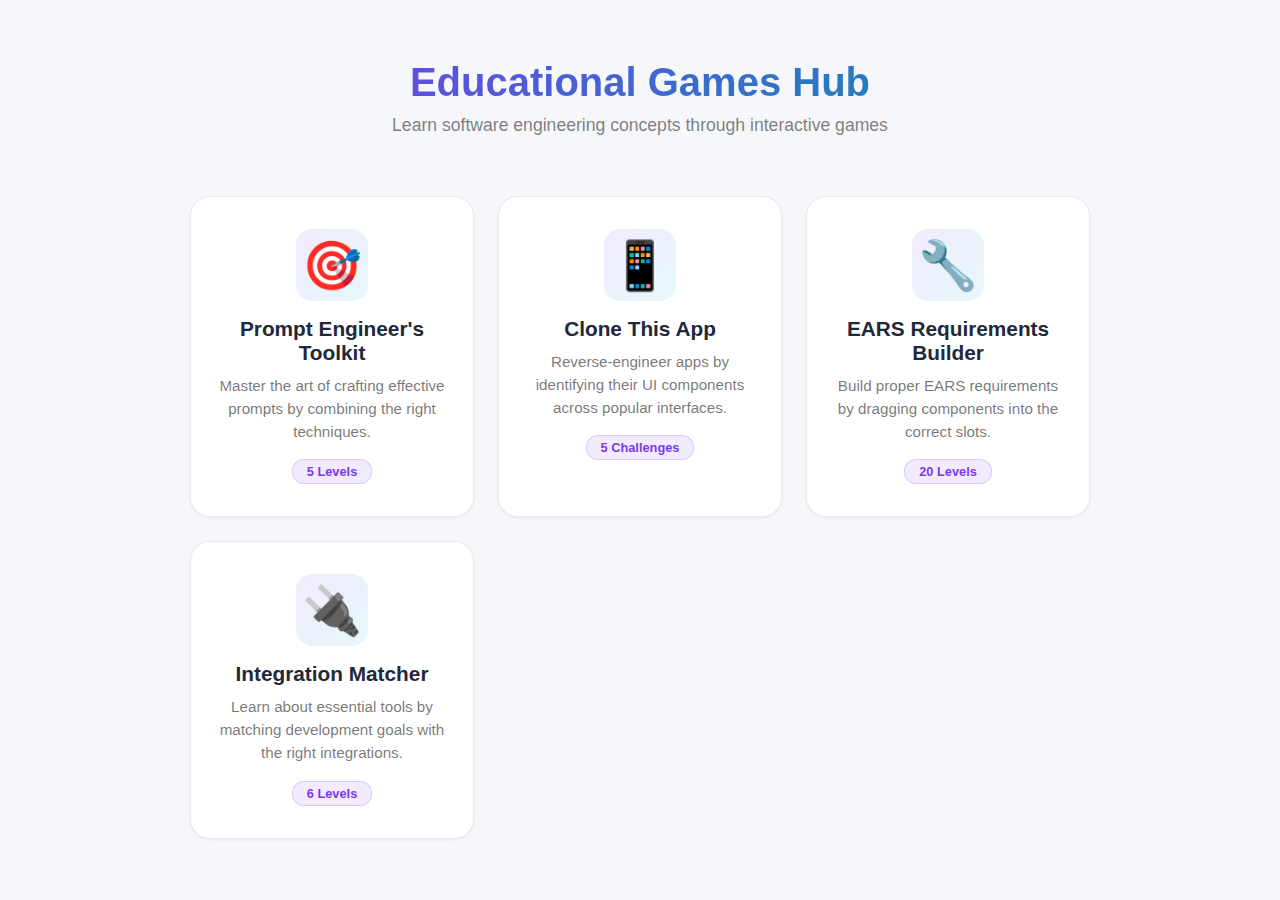
<file: index.html>
<!DOCTYPE html>
<html lang="en">
<head>
    <meta charset="UTF-8">
    <meta name="viewport" content="width=device-width, initial-scale=1.0">
    <title>Educational Games Hub</title>
    <style>
        * { margin: 0; padding: 0; box-sizing: border-box; }

        body {
            font-family: -apple-system, BlinkMacSystemFont, 'Segoe UI', Roboto, 'Helvetica Neue', Arial, sans-serif;
            background: #f5f7fa;
            min-height: 100vh;
            padding: 20px;
            color: #2d3748;
        }

        .container {
            max-width: 900px;
            margin: 0 auto;
        }

        header {
            text-align: center;
            color: #1e293b;
            margin-bottom: 40px;
            padding: 40px 20px 20px;
        }

        header h1 {
            font-size: 2.5rem;
            margin-bottom: 10px;
            background: linear-gradient(135deg, #7c3aed, #0891b2);
            -webkit-background-clip: text;
            -webkit-text-fill-color: transparent;
            background-clip: text;
        }

        .subtitle {
            font-size: 1.1rem;
            color: rgba(0, 0, 0, 0.5);
        }

        .games-grid {
            display: grid;
            grid-template-columns: repeat(auto-fit, minmax(260px, 1fr));
            gap: 24px;
            margin-bottom: 40px;
        }

        .game-card {
            background: #ffffff;
            border: 1px solid rgba(0, 0, 0, 0.08);
            border-radius: 20px;
            padding: 32px 24px;
            text-decoration: none;
            color: #2d3748;
            transition: transform 0.3s, box-shadow 0.3s, border-color 0.3s;
            display: flex;
            flex-direction: column;
            align-items: center;
            text-align: center;
            position: relative;
            overflow: hidden;
            box-shadow: 0 1px 3px rgba(0, 0, 0, 0.06);
        }

        .game-card::before {
            content: '';
            position: absolute;
            top: 0;
            left: 0;
            right: 0;
            height: 3px;
            background: linear-gradient(90deg, #7c3aed, #06b6d4);
            opacity: 0;
            transition: opacity 0.3s;
        }

        .game-card:hover {
            transform: translateY(-6px);
            border-color: rgba(124, 58, 237, 0.25);
            box-shadow: 0 8px 32px rgba(124, 58, 237, 0.1), 0 0 60px rgba(6, 182, 212, 0.04);
        }

        .game-card:hover::before {
            opacity: 1;
        }

        .game-card .icon {
            font-size: 3rem;
            margin-bottom: 16px;
            width: 72px;
            height: 72px;
            display: flex;
            align-items: center;
            justify-content: center;
            background: linear-gradient(135deg, rgba(124, 58, 237, 0.1), rgba(6, 182, 212, 0.1));
            border-radius: 16px;
        }

        .game-card h2 {
            font-size: 1.3rem;
            margin-bottom: 10px;
            color: #1e293b;
        }

        .game-card p {
            font-size: 0.95rem;
            color: rgba(0, 0, 0, 0.55);
            line-height: 1.5;
            margin-bottom: 16px;
        }

        .game-card .badge {
            display: inline-block;
            padding: 4px 14px;
            border-radius: 12px;
            font-size: 0.8rem;
            font-weight: 600;
        }

        .badge-levels {
            background: rgba(124, 58, 237, 0.1);
            color: #7c3aed;
            border: 1px solid rgba(124, 58, 237, 0.2);
        }

        @media (max-width: 480px) {
            header h1 { font-size: 1.8rem; }
            .game-card { padding: 24px 16px; }
        }
    </style>
</head>
<body>
    <div class="container">
        <header>
            <h1>Educational Games Hub</h1>
            <p class="subtitle">Learn software engineering concepts through interactive games</p>
        </header>

        <div class="games-grid">
            <a href="games/prompt-engineer/index.html" class="game-card">
                <div class="icon">&#127919;</div>
                <h2>Prompt Engineer's Toolkit</h2>
                <p>Master the art of crafting effective prompts by combining the right techniques.</p>
                <span class="badge badge-levels">5 Levels</span>
            </a>

            <a href="games/clone-this-app/index.html" class="game-card">
                <div class="icon">&#128241;</div>
                <h2>Clone This App</h2>
                <p>Reverse-engineer apps by identifying their UI components across popular interfaces.</p>
                <span class="badge badge-levels">5 Challenges</span>
            </a>

            <a href="games/ears-builder/index.html" class="game-card">
                <div class="icon">&#128295;</div>
                <h2>EARS Requirements Builder</h2>
                <p>Build proper EARS requirements by dragging components into the correct slots.</p>
                <span class="badge badge-levels">20 Levels</span>
            </a>

            <a href="games/integration-matcher/index.html" class="game-card">
                <div class="icon">&#128268;</div>
                <h2>Integration Matcher</h2>
                <p>Learn about essential tools by matching development goals with the right integrations.</p>
                <span class="badge badge-levels">6 Levels</span>
            </a>
        </div>
    </div>
</body>
</html>
</file>
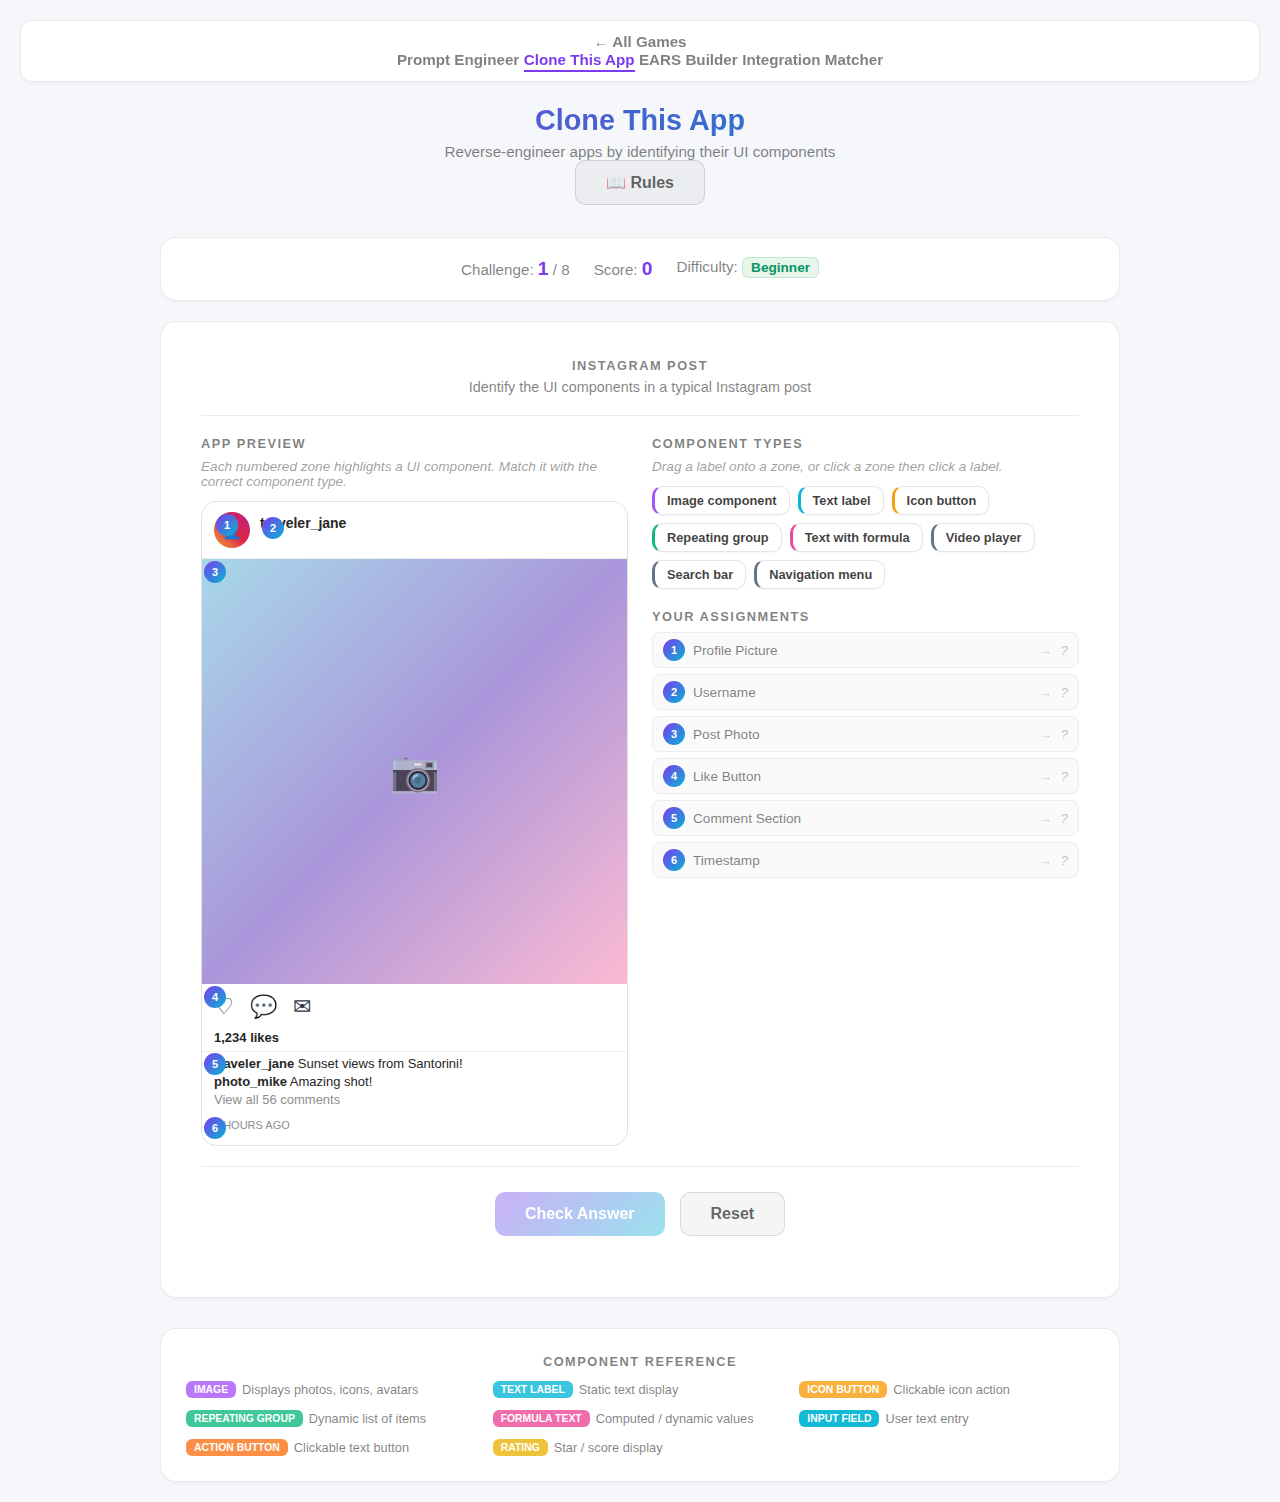
<file: games/clone-this-app/index.html>
<!DOCTYPE html>
<html lang="en">
<head>
    <meta charset="UTF-8">
    <meta name="viewport" content="width=device-width, initial-scale=1.0">
    <title>Clone This App - Component Recognition Game</title>
    <link rel="stylesheet" href="styles.css">
</head>
<body>
    <!-- Navigation -->
    <nav class="game-nav">
        <div class="nav-content">
            <a href="../../index.html" class="nav-link">← All Games</a>
            <div class="nav-links">
                <a href="../prompt-engineer/index.html" class="nav-link">Prompt Engineer</a>
                <a href="../clone-this-app/index.html" class="nav-link active">Clone This App</a>
                <a href="../ears-builder/index.html" class="nav-link">EARS Builder</a>
                <a href="../integration-matcher/index.html" class="nav-link">Integration Matcher</a>
            </div>
        </div>
    </nav>

    <div class="container">
        <header>
            <h1>Clone This App</h1>
            <p class="subtitle">Reverse-engineer apps by identifying their UI components</p>
            <button id="rules-btn" class="btn btn-secondary">📖 Rules</button>
        </header>

        <div class="game-info">
            <div class="score-panel">
                <div class="score-item">
                    <span class="label">Challenge:</span>
                    <span id="current-level" class="value">1</span>
                    <span class="label">/ <span id="total-levels">5</span></span>
                </div>
                <div class="score-item">
                    <span class="label">Score:</span>
                    <span id="score" class="value">0</span>
                </div>
                <div class="score-item difficulty-display">
                    <span class="label">Difficulty:</span>
                    <span id="difficulty" class="value difficulty-badge">Beginner</span>
                </div>
            </div>
        </div>

        <div id="game-container">
            <div class="challenge-header">
                <h2 id="app-name">Instagram Post</h2>
                <p id="challenge-description" class="challenge-desc">Identify the UI components in a typical Instagram post</p>
            </div>

            <div class="game-layout">
                <div class="mockup-panel">
                    <h3>App Preview</h3>
                    <p class="instruction">Each numbered zone highlights a UI component. Match it with the correct component type.</p>
                    <div id="mockup-container" class="mockup-wrapper"></div>
                </div>

                <div class="components-panel">
                    <h3>Component Types</h3>
                    <p class="instruction">Drag a label onto a zone, or click a zone then click a label.</p>
                    <div id="components-palette" class="components-palette"></div>

                    <div class="assignments-section">
                        <h3>Your Assignments</h3>
                        <div id="assignments-list" class="assignments-list"></div>
                    </div>
                </div>
            </div>

            <div class="actions">
                <button id="check-btn" class="btn btn-primary" disabled>Check Answer</button>
                <button id="reset-btn" class="btn btn-secondary">Reset</button>
            </div>

            <div id="feedback" class="feedback hidden"></div>
            <div id="explanation" class="explanation hidden"></div>

            <div class="navigation hidden" id="navigation">
                <button id="next-btn" class="btn btn-primary">Next Challenge</button>
            </div>
        </div>

        <div id="game-complete" class="game-complete hidden">
            <h2>App Analysis Complete!</h2>
            <p>You've analyzed all the app interfaces!</p>
            <div class="final-score">
                <h3>Final Score: <span id="final-score">0</span></h3>
            </div>
            <div class="skills-learned">
                <h3>Components You Identified:</h3>
                <div id="components-learned" class="components-grid"></div>
            </div>
            <div class="complete-actions">
                <a href="../../index.html" class="btn btn-primary">← Back to All Games</a>
                <button id="restart-btn" class="btn btn-secondary">🔄 Play Again</button>
            </div>
        </div>

        <footer>
            <div class="component-legend">
                <h3>Component Reference</h3>
                <div class="legend-grid">
                    <span class="legend-item"><span class="badge comp-image">Image</span> Displays photos, icons, avatars</span>
                    <span class="legend-item"><span class="badge comp-text">Text label</span> Static text display</span>
                    <span class="legend-item"><span class="badge comp-icon-btn">Icon button</span> Clickable icon action</span>
                    <span class="legend-item"><span class="badge comp-repeating">Repeating group</span> Dynamic list of items</span>
                    <span class="legend-item"><span class="badge comp-formula">Formula text</span> Computed / dynamic values</span>
                    <span class="legend-item"><span class="badge comp-input">Input field</span> User text entry</span>
                    <span class="legend-item"><span class="badge comp-action-btn">Action button</span> Clickable text button</span>
                    <span class="legend-item"><span class="badge comp-rating">Rating</span> Star / score display</span>
                </div>
            </div>
        </footer>
    </div>

    <!-- Rules Modal -->
    <div id="rules-modal" class="modal hidden">
        <div class="modal-content">
            <div class="modal-header">
                <h2>How to Play</h2>
                <button id="close-modal" class="close-btn" aria-label="Close">&times;</button>
            </div>
            <div class="modal-body">
                <h3>Objective</h3>
                <p>Learn to identify UI components by analyzing real app interfaces and matching numbered zones to their component types.</p>

                <h3>How It Works</h3>
                <ol>
                    <li><strong>Study the App Preview:</strong> Each numbered zone highlights a specific UI element in the mockup.</li>
                    <li><strong>Identify Components:</strong> Figure out what type of component each zone represents (Image, Text label, Icon button, etc.).</li>
                    <li><strong>Assign Labels:</strong> You can either:
                        <ul>
                            <li>Drag a component label onto a zone</li>
                            <li>Click a zone, then click a component label</li>
                        </ul>
                    </li>
                    <li><strong>Review Your Assignments:</strong> Check the "Your Assignments" section to see your current matches.</li>
                    <li><strong>Submit:</strong> Once all zones are assigned, the "Check Answer" button will activate. Submit to see your results!</li>
                </ol>

                <h3>Scoring</h3>
                <ul>
                    <li>+10 points for each correct component match</li>
                    <li>Difficulty increases with each challenge</li>
                    <li>Try to get a perfect score on each interface!</li>
                </ul>

                <h3>Tips</h3>
                <ul>
                    <li>Look for visual clues: clickable elements, static text, dynamic data</li>
                    <li>Consider functionality: What would this element do in the real app?</li>
                    <li>Use the component reference at the bottom for definitions</li>
                    <li>Reset button clears all assignments if you want to start over</li>
                </ul>
            </div>
        </div>
    </div>

    <script src="game.js"></script>
</body>
</html>
</file>
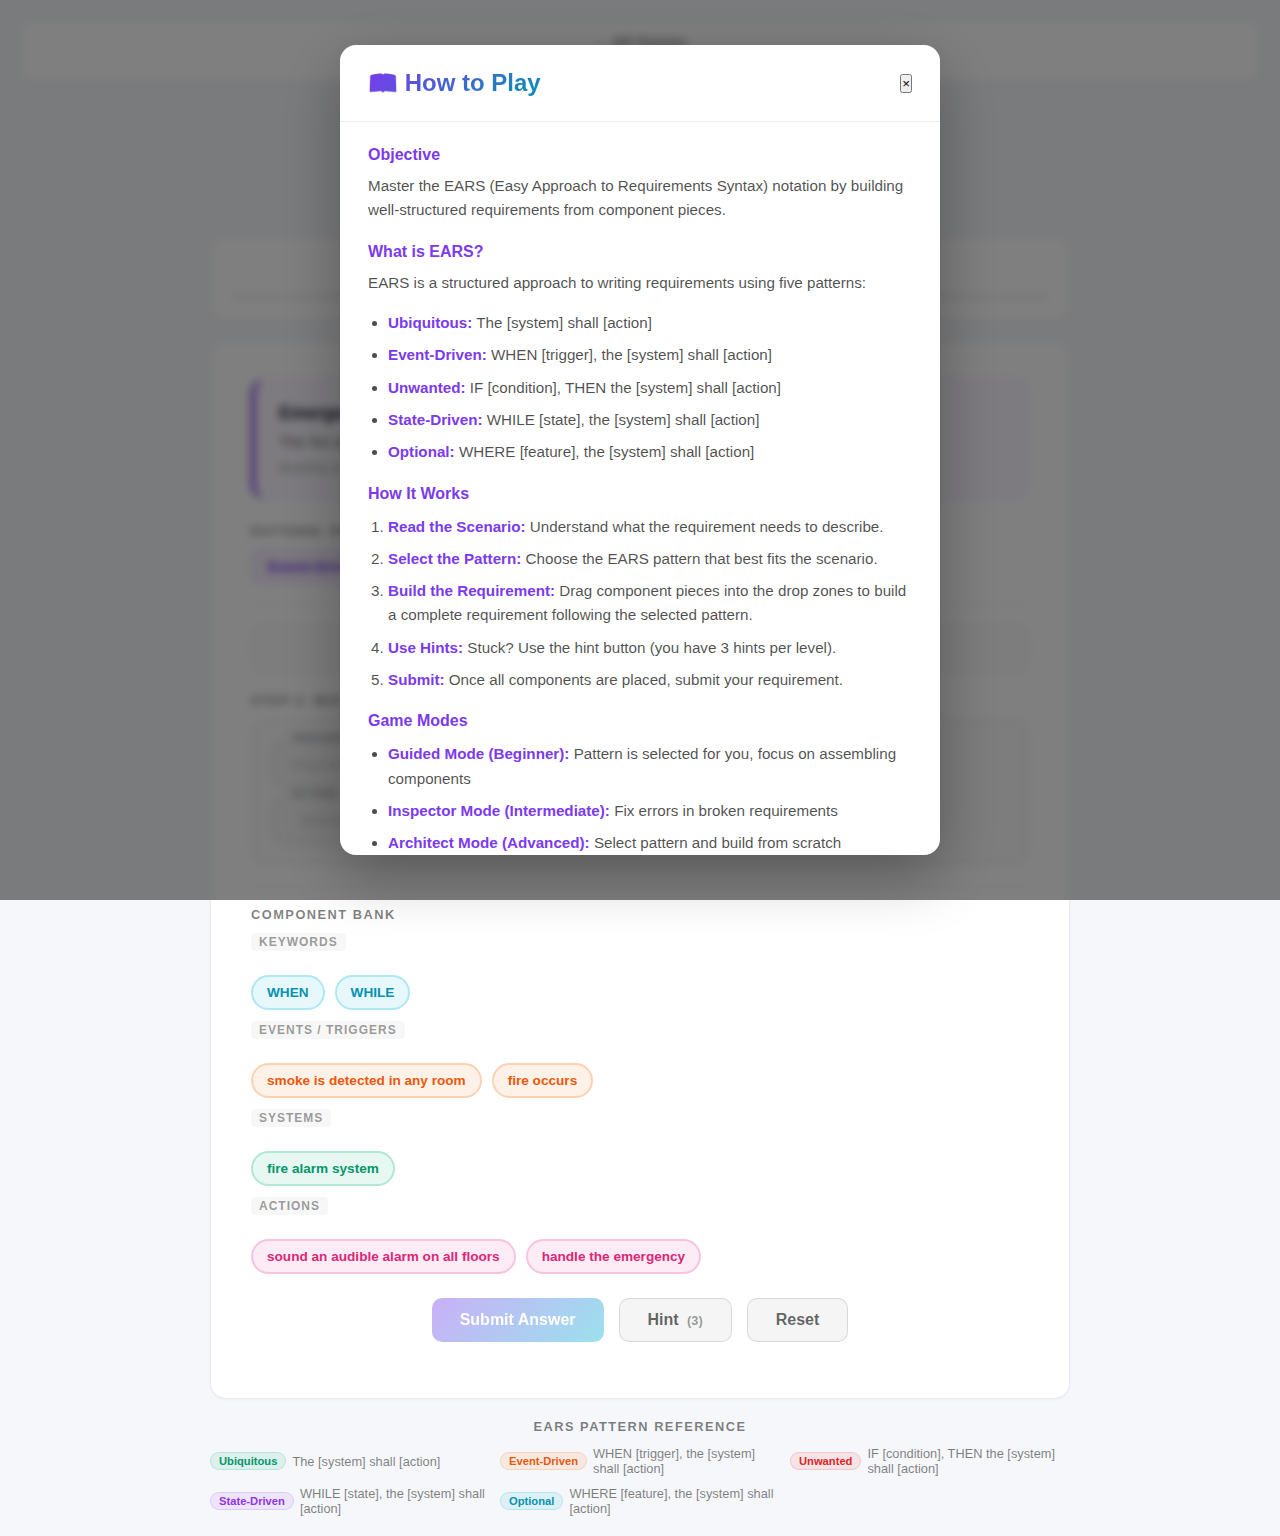
<file: games/ears-builder/index.html>
<!DOCTYPE html>
<html lang="en">
<head>
    <meta charset="UTF-8">
    <meta name="viewport" content="width=device-width, initial-scale=1.0">
    <title>EARS Requirements Builder - Assembly Line Game</title>
    <link rel="stylesheet" href="styles.css">
</head>
<body>
    <!-- Navigation -->
    <nav class="game-nav">
        <div class="nav-content">
            <a href="../../index.html" class="nav-link">← All Games</a>
            <div class="nav-links">
                <a href="../prompt-engineer/index.html" class="nav-link">Prompt Engineer</a>
                <a href="../clone-this-app/index.html" class="nav-link">Clone This App</a>
                <a href="../ears-builder/index.html" class="nav-link active">EARS Builder</a>
                <a href="../integration-matcher/index.html" class="nav-link">Integration Matcher</a>
            </div>
        </div>
    </nav>

    <div class="container">
        <header>
            <h1>EARS Requirements Builder</h1>
            <p class="subtitle">Master the EARS notation by assembling proper requirements from component pieces</p>
            <button id="rules-btn" class="btn btn-secondary">📖 Rules</button>
        </header>

        <div class="game-info">
            <div class="score-panel">
                <div class="stat">
                    <span class="stat-label">Level</span>
                    <span class="stat-value"><span id="current-level">1</span> / <span id="total-levels">20</span></span>
                </div>
                <div class="stat">
                    <span class="stat-label">Score</span>
                    <span class="stat-value" id="score">0</span>
                </div>
                <div class="stat">
                    <span class="stat-label">Difficulty</span>
                    <span class="stat-value"><span id="difficulty" class="difficulty-badge beginner">Beginner</span></span>
                </div>
                <div class="stat">
                    <span class="stat-label">Mode</span>
                    <span class="stat-value"><span id="mode" class="mode-badge guided">Guided</span></span>
                </div>
                <div class="stat">
                    <span class="stat-label">Stars</span>
                    <span class="stat-value"><span id="stars" class="stars-display"></span></span>
                </div>
            </div>
            <div class="progress-bar">
                <div id="progress-fill" class="progress-fill" style="width: 0%"></div>
            </div>
        </div>

        <div id="game-container">
            <!-- Scenario Card -->
            <div id="scenario-card" class="scenario-card">
                <h3 id="scenario-title"></h3>
                <p id="scenario-description" class="scenario-description"></p>
                <p id="scenario-context" class="scenario-context"></p>
            </div>

            <!-- Broken Requirement (Inspector Mode) -->
            <div id="broken-requirement" class="broken-requirement hidden">
                <span class="broken-label">Current Requirement (contains errors)</span>
                <span id="broken-text"></span>
            </div>

            <!-- Issues List (Inspector Mode) -->
            <div id="issues-list" class="issues-list hidden">
                <h4>Issues to Fix:</h4>
                <ul id="issues-items"></ul>
            </div>

            <!-- Pattern Selection -->
            <div id="pattern-selection" class="pattern-selection">
                <h3>Step 1: Select the EARS Pattern</h3>
                <div id="pattern-options" class="pattern-options"></div>
            </div>

            <!-- Template Display -->
            <div id="template-display" class="template-display hidden"></div>

            <!-- Drop Zones / Requirement Builder -->
            <div id="drop-zones-section" class="drop-zones-section hidden">
                <h3 id="builder-title">Step 2: Build the Requirement</h3>
                <div id="requirement-builder" class="requirement-builder"></div>
            </div>

            <!-- Component Bank -->
            <div id="component-bank" class="component-bank hidden">
                <h3>Component Bank</h3>
                <div id="component-bank-grid" class="component-bank-grid"></div>
            </div>

            <!-- Actions -->
            <div class="actions">
                <button id="submit-btn" class="btn btn-primary" disabled>Submit Answer</button>
                <button id="hint-btn" class="btn btn-secondary">Hint <span class="hints-remaining">(3)</span></button>
                <button id="reset-btn" class="btn btn-secondary">Reset</button>
            </div>

            <!-- Feedback -->
            <div id="feedback" class="feedback hidden"></div>

            <!-- Explanation -->
            <div id="explanation" class="explanation hidden"></div>

            <!-- Constructed Requirement -->
            <div id="constructed-req" class="constructed-requirement hidden"></div>

            <!-- Navigation -->
            <div class="navigation hidden" id="navigation">
                <button id="next-btn" class="btn btn-primary">Next Level</button>
            </div>
        </div>

        <!-- Game Complete -->
        <div id="game-complete" class="complete-screen hidden">
            <h2>Requirements Assembly Complete!</h2>
            <p>You've mastered all 20 levels of EARS requirements building!</p>
            <div class="final-score">
                <h3>Final Score: <span id="final-score">0</span></h3>
                <div id="final-stars" class="final-stars"></div>
            </div>
            <div id="patterns-mastered" class="patterns-mastered">
                <h3>Patterns Mastered</h3>
            </div>
            <div class="complete-actions">
                <a href="../../index.html" class="btn btn-primary">← Back to All Games</a>
                <button id="restart-btn" class="btn btn-secondary" onclick="location.reload()">🔄 Play Again</button>
            </div>
        </div>

        <div class="footer-legend">
            <div class="pattern-legend">
                <h3>EARS Pattern Reference</h3>
                <div class="legend-grid">
                    <span class="legend-item"><span class="badge pattern-ubiquitous">Ubiquitous</span> The [system] shall [action]</span>
                    <span class="legend-item"><span class="badge pattern-event">Event-Driven</span> WHEN [trigger], the [system] shall [action]</span>
                    <span class="legend-item"><span class="badge pattern-unwanted">Unwanted</span> IF [condition], THEN the [system] shall [action]</span>
                    <span class="legend-item"><span class="badge pattern-state">State-Driven</span> WHILE [state], the [system] shall [action]</span>
                    <span class="legend-item"><span class="badge pattern-optional">Optional</span> WHERE [feature], the [system] shall [action]</span>
                </div>
            </div>
        </div>
    </div>

    <!-- Rules Modal -->
    <div id="rules-modal" class="modal">
        <div class="modal-content">
            <div class="modal-header">
                <h2>📖 How to Play</h2>
                <button id="close-modal" class="close-button">&times;</button>
            </div>
            <div class="modal-body">
                <h3>Objective</h3>
                <p>Master the EARS (Easy Approach to Requirements Syntax) notation by building well-structured requirements from component pieces.</p>

                <h3>What is EARS?</h3>
                <p>EARS is a structured approach to writing requirements using five patterns:</p>
                <ul>
                    <li><strong>Ubiquitous:</strong> The [system] shall [action]</li>
                    <li><strong>Event-Driven:</strong> WHEN [trigger], the [system] shall [action]</li>
                    <li><strong>Unwanted:</strong> IF [condition], THEN the [system] shall [action]</li>
                    <li><strong>State-Driven:</strong> WHILE [state], the [system] shall [action]</li>
                    <li><strong>Optional:</strong> WHERE [feature], the [system] shall [action]</li>
                </ul>

                <h3>How It Works</h3>
                <ol>
                    <li><strong>Read the Scenario:</strong> Understand what the requirement needs to describe.</li>
                    <li><strong>Select the Pattern:</strong> Choose the EARS pattern that best fits the scenario.</li>
                    <li><strong>Build the Requirement:</strong> Drag component pieces into the drop zones to build a complete requirement following the selected pattern.</li>
                    <li><strong>Use Hints:</strong> Stuck? Use the hint button (you have 3 hints per level).</li>
                    <li><strong>Submit:</strong> Once all components are placed, submit your requirement.</li>
                </ol>

                <h3>Game Modes</h3>
                <ul>
                    <li><strong>Guided Mode (Beginner):</strong> Pattern is selected for you, focus on assembling components</li>
                    <li><strong>Inspector Mode (Intermediate):</strong> Fix errors in broken requirements</li>
                    <li><strong>Architect Mode (Advanced):</strong> Select pattern and build from scratch</li>
                </ul>

                <h3>Scoring & Stars</h3>
                <ul>
                    <li>Perfect answer: +100 points & 3 stars ⭐⭐⭐</li>
                    <li>Good answer: +50 points & 2 stars ⭐⭐</li>
                    <li>Acceptable answer: +25 points & 1 star ⭐</li>
                    <li>Each hint used: -5 points</li>
                </ul>

                <h3>Tips</h3>
                <ul>
                    <li>Pay attention to trigger words like "when," "while," "if" to identify the pattern</li>
                    <li>System name and action are core to all patterns</li>
                    <li>Use the pattern reference at the bottom for quick lookup</li>
                    <li>Reset button clears your current work if you need to start over</li>
                </ul>
            </div>
        </div>
    </div>

    <script src="game.js"></script>
</body>
</html>
</file>
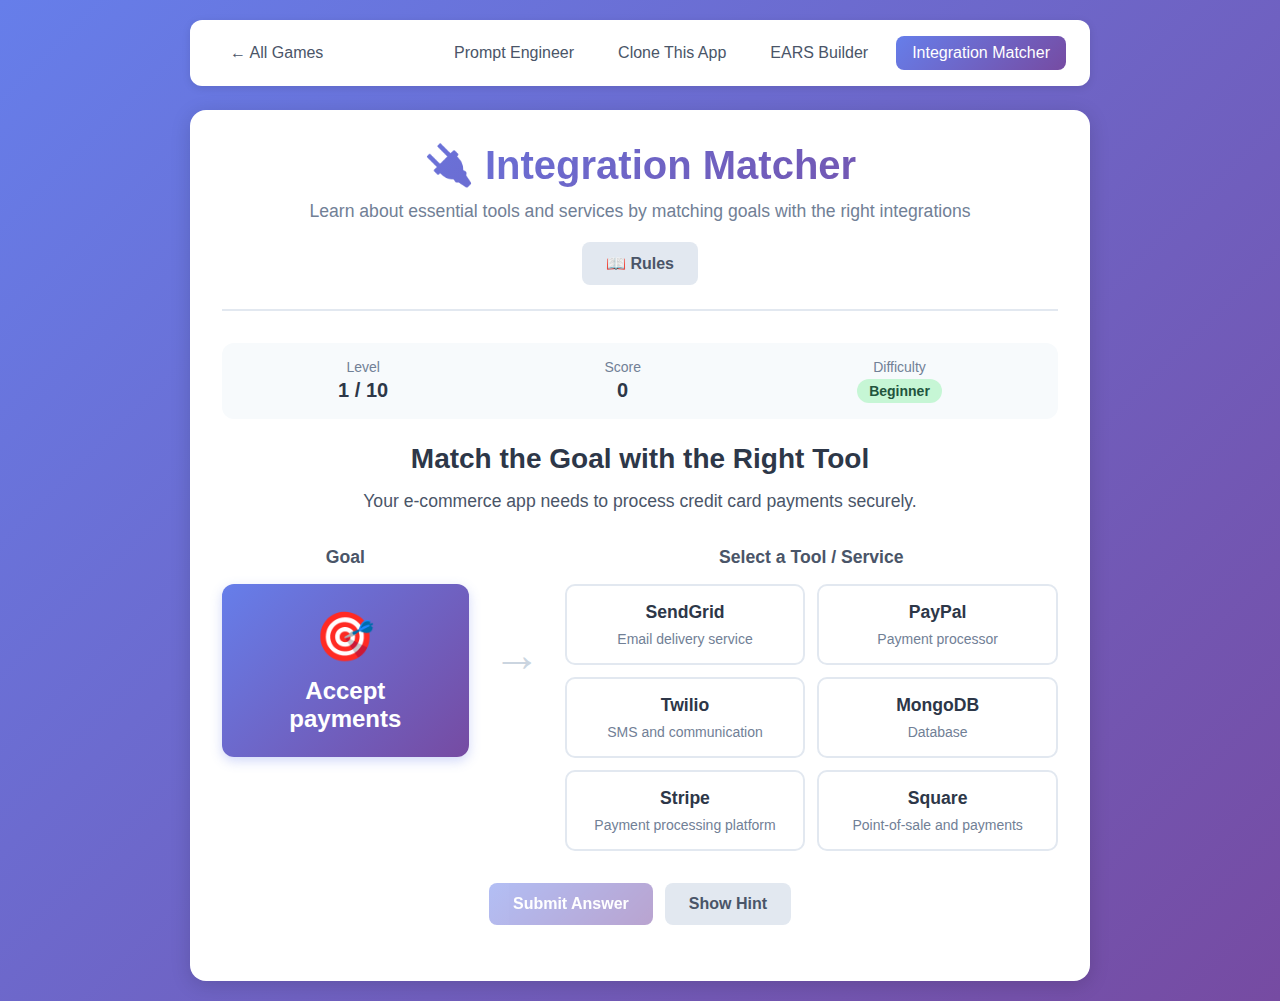
<file: games/integration-matcher/index.html>
<!DOCTYPE html>
<html lang="en">
<head>
    <meta charset="UTF-8">
    <meta name="viewport" content="width=device-width, initial-scale=1.0">
    <title>Integration Matcher - Educational Games Hub</title>
    <link rel="stylesheet" href="styles.css">
</head>
<body>
    <!-- Navigation -->
    <nav class="game-nav">
        <div class="nav-content">
            <a href="../../index.html" class="nav-link">← All Games</a>
            <div class="nav-links">
                <a href="../prompt-engineer/index.html" class="nav-link">Prompt Engineer</a>
                <a href="../clone-this-app/index.html" class="nav-link">Clone This App</a>
                <a href="../ears-builder/index.html" class="nav-link">EARS Builder</a>
                <a href="index.html" class="nav-link active">Integration Matcher</a>
            </div>
        </div>
    </nav>

    <div class="container">
        <!-- Header -->
        <header>
            <h1>🔌 Integration Matcher</h1>
            <p class="subtitle">Learn about essential tools and services by matching goals with the right integrations</p>
            <button id="rules-button" class="btn btn-secondary">📖 Rules</button>
        </header>

        <!-- Game Info Panel -->
        <div id="game-info" class="game-info">
            <!-- Score panel will be populated by JS -->
        </div>

        <!-- Game Container -->
        <div id="game-container" class="game-container">
            <!-- Game content will be populated by JS -->
        </div>

        <!-- Feedback -->
        <div id="feedback" class="feedback" style="display: none;"></div>

        <!-- Explanation -->
        <div id="explanation" class="explanation" style="display: none;"></div>

        <!-- Navigation -->
        <div class="navigation">
            <button id="next-button" class="btn btn-primary" style="display: none;">Next Level →</button>
        </div>

        <!-- Complete Screen -->
        <div id="complete-screen" class="complete-screen" style="display: none;">
            <h2>🎉 Congratulations!</h2>
            <p>You've completed all the integration matching challenges!</p>
            <div id="final-score"></div>
            <div class="complete-actions">
                <a href="../../index.html" class="btn btn-primary">← Back to All Games</a>
                <button class="btn btn-secondary" onclick="location.reload()">🔄 Play Again</button>
            </div>
        </div>
    </div>

    <!-- Rules Modal -->
    <div id="rules-modal" class="modal">
        <div class="modal-content">
            <div class="modal-header">
                <h2>📖 How to Play</h2>
                <button id="close-modal" class="close-button">&times;</button>
            </div>
            <div class="modal-body">
                <h3>🎯 Objective</h3>
                <p>Learn about essential tools and integrations by matching common development goals with the right services and platforms.</p>

                <h3>🎮 How to Play</h3>
                <ol>
                    <li><strong>Read the Goal:</strong> Each level presents a specific need or goal (e.g., "Accept payments")</li>
                    <li><strong>Review Options:</strong> Look at the available tools and services on the right</li>
                    <li><strong>Make Your Match:</strong> Click on the tool you think best matches the goal</li>
                    <li><strong>Submit:</strong> Click "Submit Answer" to check if you're correct</li>
                    <li><strong>Learn:</strong> Read the explanation to understand why that tool is the right choice</li>
                    <li><strong>Progress:</strong> Move to the next level and continue learning!</li>
                </ol>

                <h3>💡 Features</h3>
                <ul>
                    <li><strong>Hints Available:</strong> Click "Show Hint" if you need help (-2 points)</li>
                    <li><strong>Detailed Explanations:</strong> Learn why certain tools are best for specific tasks</li>
                    <li><strong>Tool Descriptions:</strong> Each tool has a brief description to help you</li>
                    <li><strong>Multiple Valid Options:</strong> Some goals have more than one good solution!</li>
                </ul>

                <h3>🏆 Scoring</h3>
                <ul>
                    <li>+10 points for each correct match</li>
                    <li>-3 points for incorrect answers</li>
                    <li>-2 points for using hints</li>
                </ul>

                <h3>📚 What You'll Learn</h3>
                <ul>
                    <li>Popular tools and services for common development needs</li>
                    <li>When to use specific integrations</li>
                    <li>How different tools solve different problems</li>
                    <li>The modern developer's toolkit ecosystem</li>
                </ul>

                <p><strong>Tip:</strong> Take time to read the explanations—they contain valuable insights about each tool's strengths and use cases!</p>
            </div>
        </div>
    </div>

    <script src="game.js"></script>
</body>
</html>
</file>
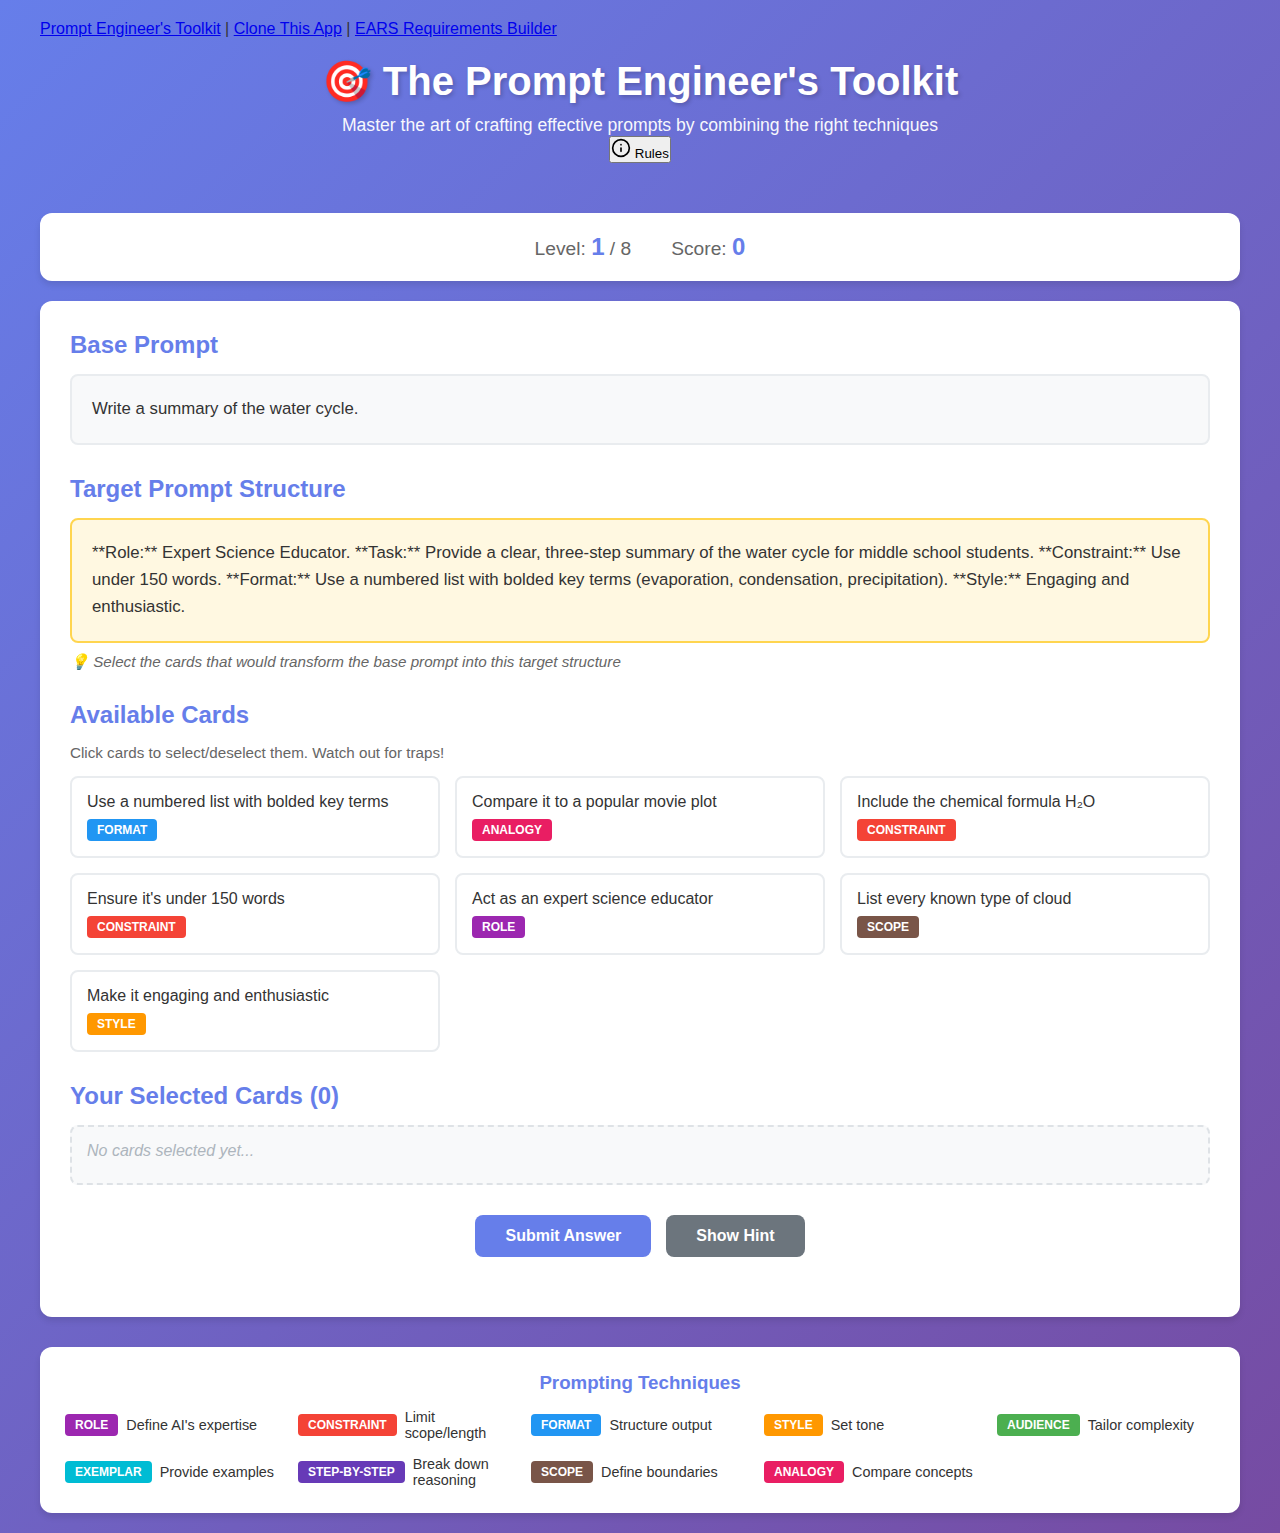
<file: games/prompt-engineer/index.html>
<!DOCTYPE html>
<html lang="en">
<head>
    <meta charset="UTF-8">
    <meta name="viewport" content="width=device-width, initial-scale=1.0">
    <title>The Prompt Engineer's Toolkit</title>
    <link rel="stylesheet" href="styles.css">
</head>
<body>
    <div class="container">
        <nav class="game-nav">
            <a href="../prompt-engineer/index.html" class="active">Prompt Engineer's Toolkit</a>
            <span class="nav-divider">|</span>
            <a href="../clone-this-app/index.html">Clone This App</a>
            <span class="nav-divider">|</span>
            <a href="../ears-builder/index.html">EARS Requirements Builder</a>
        </nav>

        <header>
            <h1>🎯 The Prompt Engineer's Toolkit</h1>
            <p class="subtitle">Master the art of crafting effective prompts by combining the right techniques</p>
            <button id="rules-btn" class="rules-btn" aria-label="Show Rules">
                <svg width="20" height="20" viewBox="0 0 24 24" fill="none" stroke="currentColor" stroke-width="2" stroke-linecap="round" stroke-linejoin="round">
                    <circle cx="12" cy="12" r="10"></circle>
                    <line x1="12" y1="16" x2="12" y2="12"></line>
                    <line x1="12" y1="8" x2="12.01" y2="8"></line>
                </svg>
                Rules
            </button>
        </header>

        <div class="game-info">
            <div class="score-panel">
                <div class="score-item">
                    <span class="label">Level:</span>
                    <span id="current-level" class="value">1</span>
                    <span class="label">/ <span id="total-levels">5</span></span>
                </div>
                <div class="score-item">
                    <span class="label">Score:</span>
                    <span id="score" class="value">0</span>
                </div>
            </div>
        </div>

        <div id="game-container">
            <div class="prompt-section">
                <h2>Base Prompt</h2>
                <div id="base-prompt" class="prompt-box"></div>
            </div>

            <div class="target-section">
                <h2>Target Prompt Structure</h2>
                <div id="target-text" class="target-box"></div>
                <p class="hint">💡 Select the cards that would transform the base prompt into this target structure</p>
            </div>

            <div class="cards-section">
                <h2>Available Cards</h2>
                <p class="instruction">Click cards to select/deselect them. Watch out for traps!</p>
                <div id="cards-container" class="cards-grid"></div>
            </div>

            <div class="selected-section">
                <h2>Your Selected Cards (<span id="selected-count">0</span>)</h2>
                <div id="selected-cards" class="selected-cards-container"></div>
            </div>

            <div class="actions">
                <button id="submit-btn" class="btn btn-primary">Submit Answer</button>
                <button id="hint-btn" class="btn btn-secondary">Show Hint</button>
            </div>

            <div id="feedback" class="feedback hidden"></div>
            <div id="explanation" class="explanation hidden"></div>

            <div class="navigation hidden" id="navigation">
                <button id="next-btn" class="btn btn-primary">Next Level →</button>
            </div>
        </div>

        <div id="game-complete" class="game-complete hidden">
            <h2>🎉 Congratulations!</h2>
            <p>You've completed all levels!</p>
            <div class="final-score">
                <h3>Final Score: <span id="final-score">0</span></h3>
            </div>
            <div class="techniques-learned">
                <h3>Techniques Mastered:</h3>
                <ul id="techniques-list"></ul>
            </div>
            <button id="restart-btn" class="btn btn-primary">Play Again</button>
        </div>

        <footer>
            <div class="technique-legend">
                <h3>Prompting Techniques</h3>
                <div class="legend-grid">
                    <span class="legend-item"><span class="badge role">Role</span> Define AI's expertise</span>
                    <span class="legend-item"><span class="badge constraint">Constraint</span> Limit scope/length</span>
                    <span class="legend-item"><span class="badge format">Format</span> Structure output</span>
                    <span class="legend-item"><span class="badge style">Style</span> Set tone</span>
                    <span class="legend-item"><span class="badge audience">Audience</span> Tailor complexity</span>
                    <span class="legend-item"><span class="badge exemplar">Exemplar</span> Provide examples</span>
                    <span class="legend-item"><span class="badge step-by-step">Step-by-Step</span> Break down reasoning</span>
                    <span class="legend-item"><span class="badge scope">Scope</span> Define boundaries</span>
                    <span class="legend-item"><span class="badge analogy">Analogy</span> Compare concepts</span>
                </div>
            </div>
        </footer>
    </div>

    <!-- Rules Modal -->
    <div id="rules-modal" class="modal hidden">
        <div class="modal-content">
            <div class="modal-header">
                <h2>How to Play</h2>
                <button id="close-modal" class="close-btn" aria-label="Close">&times;</button>
            </div>
            <div class="modal-body">
                <h3>Objective</h3>
                <p>Transform base prompts into effective, structured prompts by selecting the right prompt engineering techniques.</p>

                <h3>How It Works</h3>
                <ol>
                    <li><strong>Read the Base Prompt:</strong> This is your starting point.</li>
                    <li><strong>Review the Target Structure:</strong> See what the improved prompt should include.</li>
                    <li><strong>Select Technique Cards:</strong> Click on cards that represent the techniques needed to transform the base prompt into the target.</li>
                    <li><strong>Watch Out for Traps:</strong> Some cards look helpful but aren't needed. Selecting them costs points!</li>
                    <li><strong>Submit:</strong> Once you've selected all the right cards, submit your answer.</li>
                </ol>

                <h3>Scoring</h3>
                <ul>
                    <li>+10 points for each correct technique</li>
                    <li>-5 points for selecting trap cards</li>
                    <li>-2 points for missing required techniques</li>
                </ul>

                <h3>Tips</h3>
                <ul>
                    <li>Read the target prompt carefully to identify what's being added</li>
                    <li>Use the hint button if you're stuck (no penalty!)</li>
                    <li>Look for keywords that match technique definitions</li>
                    <li>Check the technique legend at the bottom for reference</li>
                </ul>
            </div>
        </div>
    </div>

    <script src="game.js"></script>
</body>
</html>
</file>
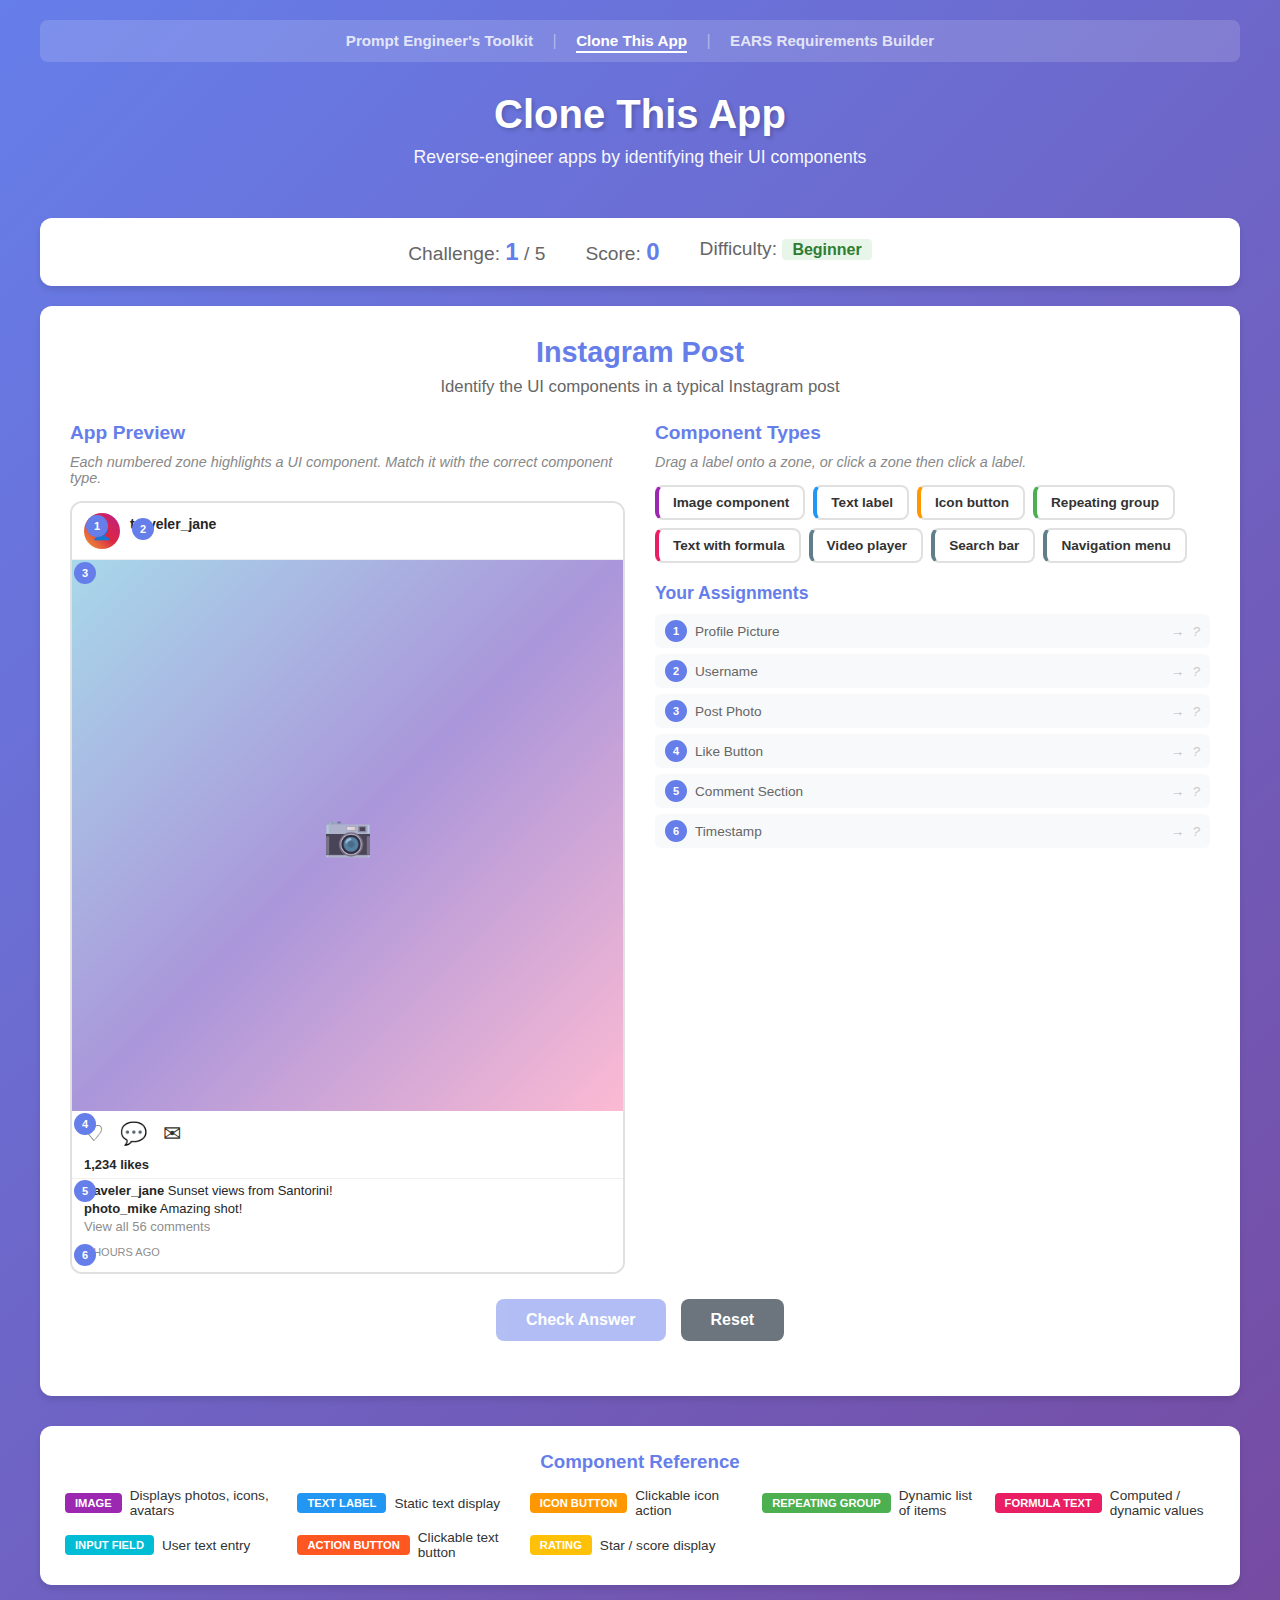
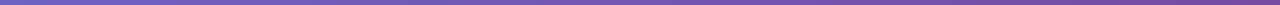
<file: clone-this-app.html>
<!DOCTYPE html>
<html lang="en">
<head>
    <meta charset="UTF-8">
    <meta name="viewport" content="width=device-width, initial-scale=1.0">
    <title>Clone This App - Component Recognition Game</title>
    <link rel="stylesheet" href="clone-this-app.css">
</head>
<body>
    <div class="container">
        <nav class="game-nav">
            <a href="index.html">Prompt Engineer's Toolkit</a>
            <span class="nav-divider">|</span>
            <a href="clone-this-app.html" class="active">Clone This App</a>
            <span class="nav-divider">|</span>
            <a href="ears-game.html">EARS Requirements Builder</a>
        </nav>

        <header>
            <h1>Clone This App</h1>
            <p class="subtitle">Reverse-engineer apps by identifying their UI components</p>
        </header>

        <div class="game-info">
            <div class="score-panel">
                <div class="score-item">
                    <span class="label">Challenge:</span>
                    <span id="current-level" class="value">1</span>
                    <span class="label">/ <span id="total-levels">5</span></span>
                </div>
                <div class="score-item">
                    <span class="label">Score:</span>
                    <span id="score" class="value">0</span>
                </div>
                <div class="score-item difficulty-display">
                    <span class="label">Difficulty:</span>
                    <span id="difficulty" class="value difficulty-badge">Beginner</span>
                </div>
            </div>
        </div>

        <div id="game-container">
            <div class="challenge-header">
                <h2 id="app-name">Instagram Post</h2>
                <p id="challenge-description" class="challenge-desc">Identify the UI components in a typical Instagram post</p>
            </div>

            <div class="game-layout">
                <div class="mockup-panel">
                    <h3>App Preview</h3>
                    <p class="instruction">Each numbered zone highlights a UI component. Match it with the correct component type.</p>
                    <div id="mockup-container" class="mockup-wrapper"></div>
                </div>

                <div class="components-panel">
                    <h3>Component Types</h3>
                    <p class="instruction">Drag a label onto a zone, or click a zone then click a label.</p>
                    <div id="components-palette" class="components-palette"></div>

                    <div class="assignments-section">
                        <h3>Your Assignments</h3>
                        <div id="assignments-list" class="assignments-list"></div>
                    </div>
                </div>
            </div>

            <div class="actions">
                <button id="check-btn" class="btn btn-primary" disabled>Check Answer</button>
                <button id="reset-btn" class="btn btn-secondary">Reset</button>
            </div>

            <div id="feedback" class="feedback hidden"></div>
            <div id="explanation" class="explanation hidden"></div>

            <div class="navigation hidden" id="navigation">
                <button id="next-btn" class="btn btn-primary">Next Challenge</button>
            </div>
        </div>

        <div id="game-complete" class="game-complete hidden">
            <h2>App Analysis Complete!</h2>
            <p>You've analyzed all the app interfaces!</p>
            <div class="final-score">
                <h3>Final Score: <span id="final-score">0</span></h3>
            </div>
            <div class="skills-learned">
                <h3>Components You Identified:</h3>
                <div id="components-learned" class="components-grid"></div>
            </div>
            <button id="restart-btn" class="btn btn-primary">Play Again</button>
        </div>

        <footer>
            <div class="component-legend">
                <h3>Component Reference</h3>
                <div class="legend-grid">
                    <span class="legend-item"><span class="badge comp-image">Image</span> Displays photos, icons, avatars</span>
                    <span class="legend-item"><span class="badge comp-text">Text label</span> Static text display</span>
                    <span class="legend-item"><span class="badge comp-icon-btn">Icon button</span> Clickable icon action</span>
                    <span class="legend-item"><span class="badge comp-repeating">Repeating group</span> Dynamic list of items</span>
                    <span class="legend-item"><span class="badge comp-formula">Formula text</span> Computed / dynamic values</span>
                    <span class="legend-item"><span class="badge comp-input">Input field</span> User text entry</span>
                    <span class="legend-item"><span class="badge comp-action-btn">Action button</span> Clickable text button</span>
                    <span class="legend-item"><span class="badge comp-rating">Rating</span> Star / score display</span>
                </div>
            </div>
        </footer>
    </div>

    <script src="clone-this-app.js"></script>
</body>
</html>
</file>
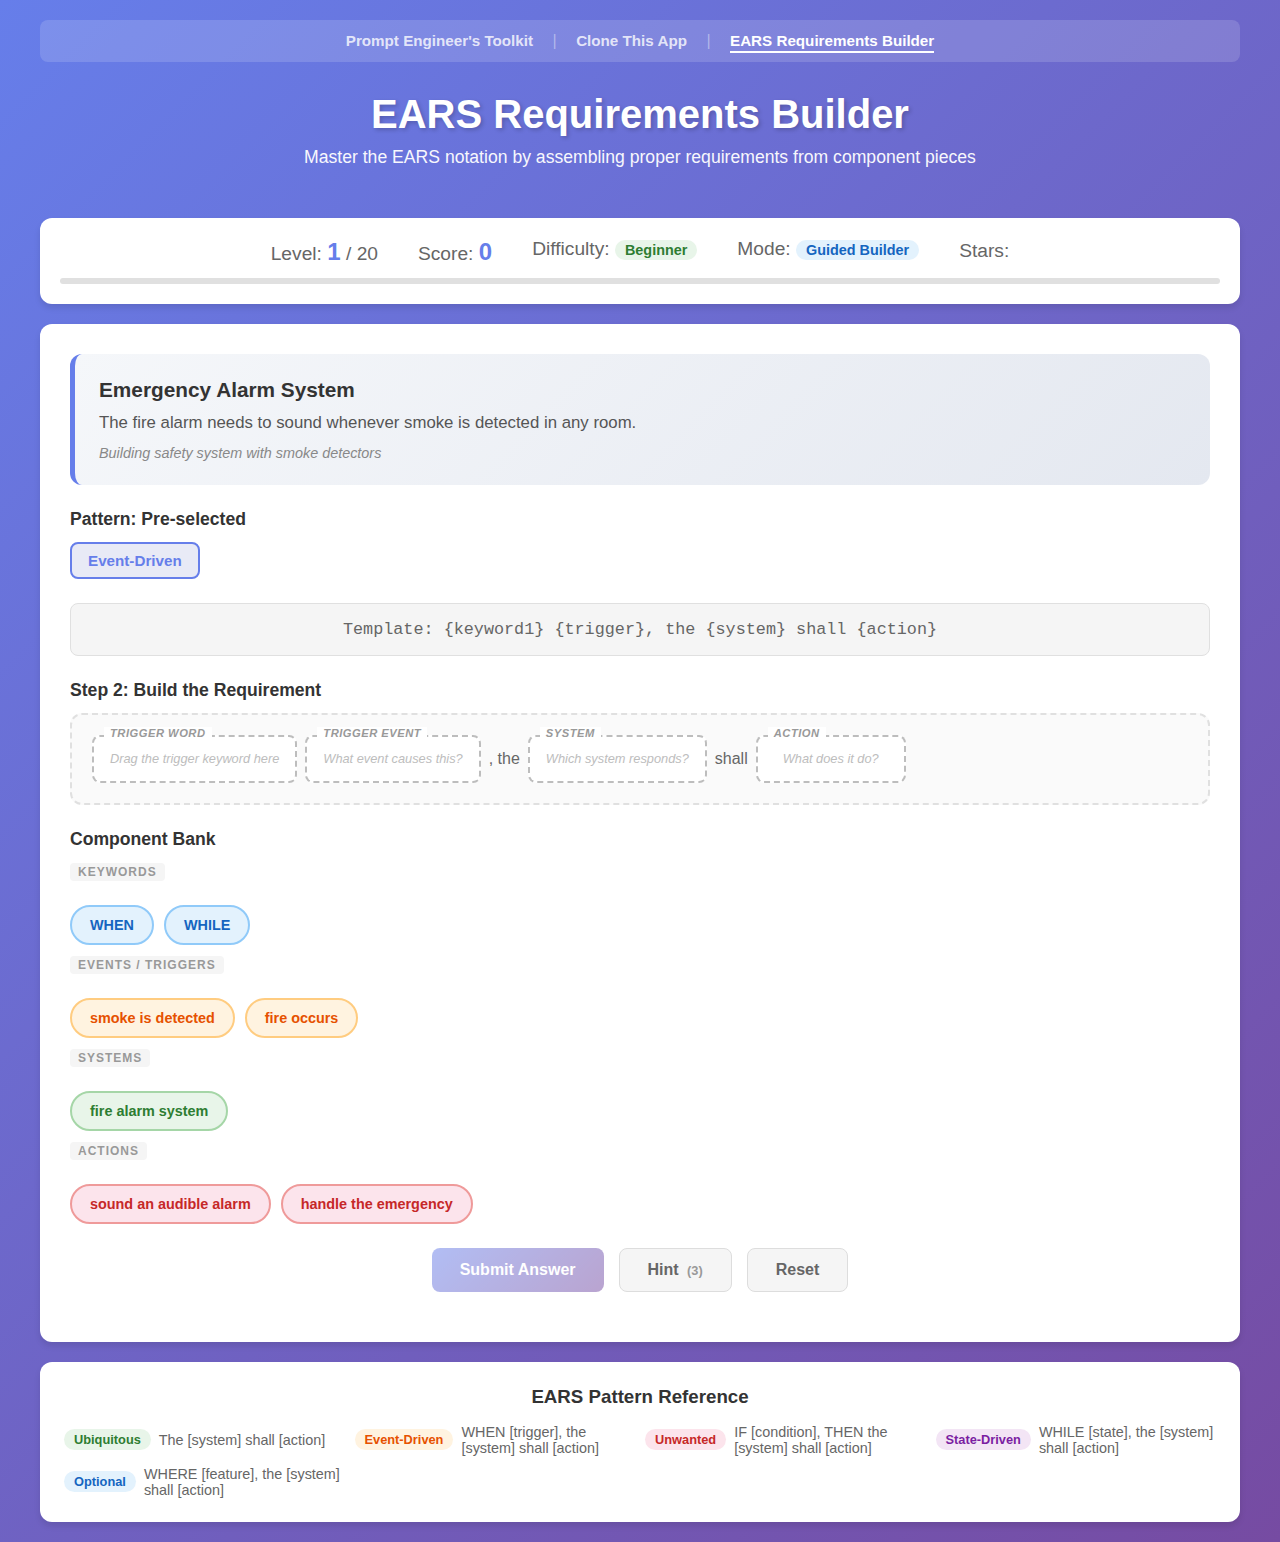
<file: ears-game.html>
<!DOCTYPE html>
<html lang="en">
<head>
    <meta charset="UTF-8">
    <meta name="viewport" content="width=device-width, initial-scale=1.0">
    <title>EARS Requirements Builder - Assembly Line Game</title>
    <link rel="stylesheet" href="ears-game.css">
</head>
<body>
    <div class="container">
        <nav class="game-nav">
            <a href="index.html">Prompt Engineer's Toolkit</a>
            <span class="nav-divider">|</span>
            <a href="clone-this-app.html">Clone This App</a>
            <span class="nav-divider">|</span>
            <a href="ears-game.html" class="active">EARS Requirements Builder</a>
        </nav>

        <header>
            <h1>EARS Requirements Builder</h1>
            <p class="subtitle">Master the EARS notation by assembling proper requirements from component pieces</p>
        </header>

        <div class="game-info">
            <div class="score-panel">
                <div class="score-item">
                    <span class="label">Level:</span>
                    <span id="current-level" class="value">1</span>
                    <span class="label">/ <span id="total-levels">20</span></span>
                </div>
                <div class="score-item">
                    <span class="label">Score:</span>
                    <span id="score" class="value">0</span>
                </div>
                <div class="score-item">
                    <span class="label">Difficulty:</span>
                    <span id="difficulty" class="value difficulty-badge beginner">Beginner</span>
                </div>
                <div class="score-item">
                    <span class="label">Mode:</span>
                    <span id="mode" class="value mode-badge guided">Guided</span>
                </div>
                <div class="score-item">
                    <span class="label">Stars:</span>
                    <span id="stars" class="stars-display"></span>
                </div>
            </div>
            <div class="progress-bar">
                <div id="progress-fill" class="progress-fill" style="width: 0%"></div>
            </div>
        </div>

        <div id="game-container">
            <!-- Scenario Card -->
            <div id="scenario-card" class="scenario-card">
                <h3 id="scenario-title"></h3>
                <p id="scenario-description" class="scenario-description"></p>
                <p id="scenario-context" class="scenario-context"></p>
            </div>

            <!-- Broken Requirement (Inspector Mode) -->
            <div id="broken-requirement" class="broken-requirement hidden">
                <span class="broken-label">Current Requirement (contains errors)</span>
                <span id="broken-text"></span>
            </div>

            <!-- Issues List (Inspector Mode) -->
            <div id="issues-list" class="issues-list hidden">
                <h4>Issues to Fix:</h4>
                <ul id="issues-items"></ul>
            </div>

            <!-- Pattern Selection -->
            <div id="pattern-selection" class="pattern-selection">
                <h3>Step 1: Select the EARS Pattern</h3>
                <div id="pattern-options" class="pattern-options"></div>
            </div>

            <!-- Template Display -->
            <div id="template-display" class="template-display hidden"></div>

            <!-- Drop Zones / Requirement Builder -->
            <div id="drop-zones-section" class="drop-zones-section hidden">
                <h3 id="builder-title">Step 2: Build the Requirement</h3>
                <div id="requirement-builder" class="requirement-builder"></div>
            </div>

            <!-- Component Bank -->
            <div id="component-bank" class="component-bank hidden">
                <h3>Component Bank</h3>
                <div id="component-bank-grid" class="component-bank-grid"></div>
            </div>

            <!-- Actions -->
            <div class="actions">
                <button id="submit-btn" class="btn btn-primary" disabled>Submit Answer</button>
                <button id="hint-btn" class="btn btn-secondary">Hint <span class="hints-remaining">(3)</span></button>
                <button id="reset-btn" class="btn btn-secondary">Reset</button>
            </div>

            <!-- Feedback -->
            <div id="feedback" class="feedback hidden"></div>

            <!-- Explanation -->
            <div id="explanation" class="explanation hidden"></div>

            <!-- Constructed Requirement -->
            <div id="constructed-req" class="constructed-requirement hidden"></div>

            <!-- Navigation -->
            <div class="navigation hidden" id="navigation">
                <button id="next-btn" class="btn btn-primary">Next Level</button>
            </div>
        </div>

        <!-- Game Complete -->
        <div id="game-complete" class="game-complete hidden">
            <h2>Requirements Assembly Complete!</h2>
            <p>You've mastered all 20 levels of EARS requirements building!</p>
            <div class="final-score">
                <h3>Final Score: <span id="final-score">0</span></h3>
                <div id="final-stars" class="final-stars"></div>
            </div>
            <div id="patterns-mastered" class="patterns-mastered">
                <h3>Patterns Mastered</h3>
            </div>
            <button id="restart-btn" class="btn btn-primary">Play Again</button>
        </div>

        <footer>
            <div class="pattern-legend">
                <h3>EARS Pattern Reference</h3>
                <div class="legend-grid">
                    <span class="legend-item"><span class="badge pattern-ubiquitous">Ubiquitous</span> The [system] shall [action]</span>
                    <span class="legend-item"><span class="badge pattern-event">Event-Driven</span> WHEN [trigger], the [system] shall [action]</span>
                    <span class="legend-item"><span class="badge pattern-unwanted">Unwanted</span> IF [condition], THEN the [system] shall [action]</span>
                    <span class="legend-item"><span class="badge pattern-state">State-Driven</span> WHILE [state], the [system] shall [action]</span>
                    <span class="legend-item"><span class="badge pattern-optional">Optional</span> WHERE [feature], the [system] shall [action]</span>
                </div>
            </div>
        </footer>
    </div>

    <script src="ears-game.js"></script>
</body>
</html>
</file>
<file: games/clone-this-app/styles.css>
* {
    margin: 0;
    padding: 0;
    box-sizing: border-box;
}

body {
    font-family: -apple-system, BlinkMacSystemFont, 'Segoe UI', Roboto, 'Helvetica Neue', Arial, sans-serif;
    background: #f5f7fa;
    min-height: 100vh;
    padding: 20px;
    color: #2d3748;
}

.container {
    max-width: 960px;
    margin: 0 auto;
}

/* Navigation */
.game-nav {
    text-align: center;
    margin-bottom: 10px;
    padding: 12px 20px;
    background: #ffffff;
    border: 1px solid rgba(0, 0, 0, 0.08);
    border-radius: 12px;
    backdrop-filter: blur(10px);
    box-shadow: 0 1px 3px rgba(0, 0, 0, 0.04);
}

.game-nav a {
    color: rgba(0, 0, 0, 0.5);
    text-decoration: none;
    font-weight: 600;
    font-size: 0.95rem;
    transition: color 0.2s;
}

.game-nav a:hover {
    color: rgba(0, 0, 0, 0.8);
}

.game-nav a.active {
    color: #7c3aed;
    border-bottom: 2px solid #7c3aed;
    padding-bottom: 2px;
}

.nav-divider {
    color: rgba(0, 0, 0, 0.15);
    margin: 0 15px;
}

/* Header */
header {
    text-align: center;
    color: #1e293b;
    margin-bottom: 20px;
    padding: 12px 20px;
}

header h1 {
    font-size: 1.8rem;
    margin-bottom: 6px;
    background: linear-gradient(135deg, #7c3aed, #0891b2);
    -webkit-background-clip: text;
    -webkit-text-fill-color: transparent;
    background-clip: text;
}

.subtitle {
    font-size: 0.95rem;
    color: rgba(0, 0, 0, 0.5);
}

/* Game Info Bar */
.game-info {
    background: #ffffff;
    border: 1px solid rgba(0, 0, 0, 0.08);
    border-radius: 16px;
    padding: 20px;
    margin-bottom: 20px;
    box-shadow: 0 1px 3px rgba(0, 0, 0, 0.04);
}

.score-panel {
    display: flex;
    justify-content: center;
    gap: 24px;
    flex-wrap: wrap;
}

.score-item {
    font-size: 0.95rem;
}

.score-item .label {
    color: rgba(0, 0, 0, 0.5);
    font-weight: 500;
}

.score-item .value {
    color: #7c3aed;
    font-weight: bold;
    font-size: 1.2rem;
}

.difficulty-badge {
    font-size: 0.85rem !important;
    padding: 2px 8px;
    border-radius: 6px;
    background: rgba(16, 185, 129, 0.1);
    color: #059669 !important;
    border: 1px solid rgba(16, 185, 129, 0.2);
}

/* Game Container */
#game-container {
    background: #ffffff;
    border: 1px solid rgba(0, 0, 0, 0.08);
    border-radius: 16px;
    padding: 36px 40px;
    box-shadow: 0 1px 3px rgba(0, 0, 0, 0.04);
}

.challenge-header {
    text-align: center;
    margin-bottom: 20px;
    padding-bottom: 20px;
    border-bottom: 1px solid rgba(0, 0, 0, 0.08);
}

.challenge-header h2 {
    color: rgba(0, 0, 0, 0.5);
    font-size: 0.8rem;
    margin-bottom: 6px;
    text-transform: uppercase;
    letter-spacing: 1.5px;
    font-weight: 600;
}

.challenge-desc {
    color: rgba(0, 0, 0, 0.5);
    font-size: 0.9rem;
}

/* Game Layout - Two panels */
.game-layout {
    display: grid;
    grid-template-columns: 1fr 1fr;
    gap: 24px;
    margin-bottom: 20px;
    padding-bottom: 20px;
    border-bottom: 1px solid rgba(0, 0, 0, 0.08);
}

.mockup-panel h3,
.components-panel h3 {
    color: rgba(0, 0, 0, 0.5);
    margin-bottom: 8px;
    font-size: 0.8rem;
    text-transform: uppercase;
    letter-spacing: 1.5px;
    font-weight: 600;
}

.instruction {
    color: rgba(0, 0, 0, 0.4);
    font-size: 0.85rem;
    margin-bottom: 12px;
    font-style: italic;
}

/* Mockup Wrapper */
.mockup-wrapper {
    border: 1px solid rgba(0, 0, 0, 0.1);
    border-radius: 16px;
    overflow: hidden;
    background: rgba(0, 0, 0, 0.02);
}

/* ========================================
   APP MOCKUPS
   ======================================== */

/* Common mockup styles */
.app-mockup {
    font-family: -apple-system, BlinkMacSystemFont, 'Segoe UI', Roboto, sans-serif;
    font-size: 14px;
    position: relative;
}

/* Drop Zones */
.drop-zone {
    position: relative;
    transition: all 0.2s ease;
    cursor: pointer;
    min-height: 30px;
}

.drop-zone::before {
    content: attr(data-zone-num);
    position: absolute;
    top: 2px;
    left: 2px;
    width: 22px;
    height: 22px;
    background: linear-gradient(135deg, #7c3aed, #06b6d4);
    color: white;
    border-radius: 50%;
    display: flex;
    align-items: center;
    justify-content: center;
    font-size: 11px;
    font-weight: 700;
    z-index: 10;
    line-height: 22px;
    text-align: center;
}

.drop-zone:hover {
    outline: 2px dashed #7c3aed;
    outline-offset: -2px;
    background-color: rgba(124, 58, 237, 0.05);
}

.drop-zone.active {
    outline: 3px solid #7c3aed;
    outline-offset: -3px;
    background-color: rgba(124, 58, 237, 0.08);
}

.drop-zone.drag-over {
    outline: 3px dashed #10b981;
    outline-offset: -3px;
    background-color: rgba(16, 185, 129, 0.08);
}

.drop-zone.assigned {
    outline: 2px solid #10b981;
    outline-offset: -2px;
}

.drop-zone.correct {
    outline: 3px solid #10b981;
    outline-offset: -3px;
    background-color: rgba(16, 185, 129, 0.08);
}

.drop-zone.incorrect {
    outline: 3px solid #ef4444;
    outline-offset: -3px;
    background-color: rgba(239, 68, 68, 0.08);
}

.zone-label {
    position: absolute;
    bottom: 2px;
    right: 2px;
    background: #10b981;
    color: white;
    padding: 1px 6px;
    border-radius: 3px;
    font-size: 10px;
    font-weight: 600;
    z-index: 10;
    max-width: calc(100% - 30px);
    overflow: hidden;
    text-overflow: ellipsis;
    white-space: nowrap;
}

/* ---- Instagram Post Mockup ---- */
.mockup-instagram {
    background: white;
    max-width: 100%;
}

.mockup-instagram .ig-header {
    display: flex;
    align-items: center;
    padding: 10px 12px;
    border-bottom: 1px solid #efefef;
    gap: 10px;
}

.mockup-instagram .ig-avatar {
    width: 36px;
    height: 36px;
    border-radius: 50%;
    background: linear-gradient(45deg, #f09433, #e6683c, #dc2743, #cc2366, #bc1888);
    display: flex;
    align-items: center;
    justify-content: center;
    color: white;
    font-size: 16px;
    flex-shrink: 0;
}

.mockup-instagram .ig-username {
    font-weight: 600;
    font-size: 14px;
    color: #262626;
}

.mockup-instagram .ig-photo {
    width: 100%;
    aspect-ratio: 1;
    background: linear-gradient(135deg, #a8d8ea, #aa96da, #fcbad3);
    display: flex;
    align-items: center;
    justify-content: center;
    color: rgba(255, 255, 255, 0.7);
    font-size: 40px;
}

.mockup-instagram .ig-actions {
    display: flex;
    padding: 10px 12px;
    gap: 16px;
    font-size: 22px;
}

.mockup-instagram .ig-actions span {
    cursor: default;
}

.mockup-instagram .ig-likes {
    padding: 0 12px 6px;
    font-weight: 600;
    font-size: 13px;
    color: #262626;
}

.mockup-instagram .ig-comments {
    padding: 4px 12px 8px;
    border-top: 1px solid #efefef;
}

.mockup-instagram .ig-comment {
    font-size: 13px;
    color: #262626;
    margin-bottom: 3px;
}

.mockup-instagram .ig-comment strong {
    font-weight: 600;
}

.mockup-instagram .ig-comment-more {
    color: #8e8e8e;
    font-size: 13px;
}

.mockup-instagram .ig-timestamp {
    padding: 4px 12px 12px;
    font-size: 11px;
    color: #8e8e8e;
    text-transform: uppercase;
}

/* ---- Twitter/X Tweet Mockup ---- */
.mockup-tweet {
    background: white;
    padding: 12px 16px;
}

.mockup-tweet .tweet-header {
    display: flex;
    gap: 10px;
    align-items: flex-start;
}

.mockup-tweet .tweet-avatar {
    width: 44px;
    height: 44px;
    border-radius: 50%;
    background: #1da1f2;
    display: flex;
    align-items: center;
    justify-content: center;
    color: white;
    font-size: 20px;
    flex-shrink: 0;
}

.mockup-tweet .tweet-content {
    flex: 1;
}

.mockup-tweet .tweet-name-row {
    display: flex;
    align-items: center;
    gap: 6px;
    margin-bottom: 2px;
}

.mockup-tweet .tweet-display-name {
    font-weight: 700;
    font-size: 15px;
    color: #0f1419;
}

.mockup-tweet .tweet-handle {
    color: #536471;
    font-size: 14px;
}

.mockup-tweet .tweet-text {
    font-size: 15px;
    line-height: 1.4;
    color: #0f1419;
    margin: 8px 0 12px;
}

.mockup-tweet .tweet-actions {
    display: flex;
    justify-content: space-between;
    max-width: 300px;
    color: #536471;
    font-size: 13px;
}

.mockup-tweet .tweet-action {
    display: flex;
    align-items: center;
    gap: 6px;
}

.mockup-tweet .tweet-like-count {
    padding-top: 10px;
    border-top: 1px solid #eff3f4;
    margin-top: 10px;
    font-size: 13px;
    color: #536471;
}

.mockup-tweet .tweet-like-count strong {
    color: #0f1419;
    font-weight: 700;
}

/* ---- Weather App Mockup ---- */
.mockup-weather {
    background: linear-gradient(180deg, #4a90d9, #74b9ff);
    color: white;
    padding: 24px 20px;
    text-align: center;
}

.mockup-weather .weather-city {
    font-size: 22px;
    font-weight: 300;
    margin-bottom: 4px;
}

.mockup-weather .weather-temp {
    font-size: 56px;
    font-weight: 200;
    margin: 8px 0;
}

.mockup-weather .weather-icon {
    font-size: 48px;
    margin: 8px 0;
}

.mockup-weather .weather-desc {
    font-size: 16px;
    opacity: 0.9;
    margin-bottom: 20px;
}

.mockup-weather .weather-forecast {
    display: flex;
    justify-content: space-around;
    border-top: 1px solid rgba(255, 255, 255, 0.3);
    padding-top: 16px;
    margin-top: 8px;
}

.mockup-weather .forecast-day {
    text-align: center;
    font-size: 12px;
}

.mockup-weather .forecast-day .day-name {
    font-weight: 600;
    margin-bottom: 4px;
}

.mockup-weather .forecast-day .day-icon {
    font-size: 20px;
    margin: 4px 0;
}

.mockup-weather .forecast-day .day-temp {
    font-size: 13px;
    opacity: 0.9;
}

.mockup-weather .weather-updated {
    margin-top: 16px;
    font-size: 11px;
    opacity: 0.7;
}

/* ---- Chat App Mockup ---- */
.mockup-chat {
    background: #ece5dd;
    display: flex;
    flex-direction: column;
    height: 400px;
}

.mockup-chat .chat-header {
    background: #075e54;
    color: white;
    padding: 10px 14px;
    display: flex;
    align-items: center;
    gap: 10px;
}

.mockup-chat .chat-avatar {
    width: 36px;
    height: 36px;
    border-radius: 50%;
    background: #25d366;
    display: flex;
    align-items: center;
    justify-content: center;
    font-size: 16px;
    flex-shrink: 0;
}

.mockup-chat .chat-contact-name {
    font-weight: 600;
    font-size: 15px;
}

.mockup-chat .chat-messages {
    flex: 1;
    padding: 12px 14px;
    overflow-y: auto;
    display: flex;
    flex-direction: column;
    gap: 6px;
}

.mockup-chat .chat-bubble {
    max-width: 75%;
    padding: 6px 10px;
    border-radius: 8px;
    font-size: 13px;
    line-height: 1.4;
    position: relative;
}

.mockup-chat .chat-bubble.received {
    background: white;
    align-self: flex-start;
    border-top-left-radius: 0;
}

.mockup-chat .chat-bubble.sent {
    background: #dcf8c6;
    align-self: flex-end;
    border-top-right-radius: 0;
}

.mockup-chat .bubble-time {
    font-size: 10px;
    color: #999;
    text-align: right;
    margin-top: 2px;
}

.mockup-chat .chat-input-bar {
    display: flex;
    padding: 8px 10px;
    gap: 8px;
    background: #f0f0f0;
    align-items: center;
}

.mockup-chat .chat-input {
    flex: 1;
    padding: 8px 12px;
    border-radius: 20px;
    border: 1px solid #ddd;
    background: white;
    font-size: 13px;
    color: #999;
}

.mockup-chat .chat-send-btn {
    width: 36px;
    height: 36px;
    border-radius: 50%;
    background: #075e54;
    display: flex;
    align-items: center;
    justify-content: center;
    color: white;
    font-size: 16px;
    flex-shrink: 0;
}

/* ---- E-commerce Product Card Mockup ---- */
.mockup-ecommerce {
    background: white;
    padding: 0;
}

.mockup-ecommerce .product-image {
    width: 100%;
    aspect-ratio: 4/3;
    background: linear-gradient(135deg, #ffecd2, #fcb69f);
    display: flex;
    align-items: center;
    justify-content: center;
    font-size: 50px;
}

.mockup-ecommerce .product-info {
    padding: 16px 20px 20px;
}

.mockup-ecommerce .product-name {
    font-size: 18px;
    font-weight: 600;
    color: #0f1419;
    margin-bottom: 8px;
    line-height: 1.3;
}

.mockup-ecommerce .product-price {
    font-size: 24px;
    font-weight: 700;
    color: #b12704;
    margin-bottom: 8px;
}

.mockup-ecommerce .product-price .original-price {
    font-size: 14px;
    color: #999;
    text-decoration: line-through;
    font-weight: 400;
    margin-left: 8px;
}

.mockup-ecommerce .product-rating {
    display: flex;
    align-items: center;
    gap: 8px;
    margin-bottom: 12px;
}

.mockup-ecommerce .stars {
    color: #ffa41c;
    font-size: 16px;
    letter-spacing: 1px;
}

.mockup-ecommerce .review-count {
    color: #007185;
    font-size: 13px;
}

.mockup-ecommerce .add-to-cart {
    width: 100%;
    padding: 10px 20px;
    background: #ffd814;
    border: 1px solid #fcd200;
    border-radius: 20px;
    font-size: 14px;
    font-weight: 600;
    color: #0f1111;
    cursor: default;
    text-align: center;
}

/* ========================================
   COMPONENT PALETTE
   ======================================== */

.components-palette {
    display: flex;
    flex-wrap: wrap;
    gap: 8px;
    margin-bottom: 20px;
}

.component-label {
    padding: 6px 12px;
    border: 1px solid rgba(0, 0, 0, 0.1);
    border-radius: 10px;
    background: #ffffff;
    font-size: 0.8rem;
    font-weight: 600;
    cursor: grab;
    transition: all 0.2s ease;
    user-select: none;
    color: rgba(0, 0, 0, 0.75);
    box-shadow: 0 1px 2px rgba(0, 0, 0, 0.04);
}

.component-label:hover {
    border-color: rgba(124, 58, 237, 0.35);
    box-shadow: 0 2px 12px rgba(124, 58, 237, 0.12);
    transform: translateY(-1px);
}

.component-label.selected {
    border-color: #7c3aed;
    background: rgba(124, 58, 237, 0.08);
    box-shadow: 0 0 16px rgba(124, 58, 237, 0.15);
}

.component-label.dragging {
    opacity: 0.5;
}

.component-label[data-type="Image component"] { border-left: 3px solid #a855f7; }
.component-label[data-type="Text label"] { border-left: 3px solid #06b6d4; }
.component-label[data-type="Icon button"] { border-left: 3px solid #f59e0b; }
.component-label[data-type="Repeating group"] { border-left: 3px solid #10b981; }
.component-label[data-type="Text with formula"] { border-left: 3px solid #ec4899; }
.component-label[data-type="Input field"] { border-left: 3px solid #06b6d4; }
.component-label[data-type="Action button"] { border-left: 3px solid #f97316; }
.component-label[data-type="Rating component"] { border-left: 3px solid #eab308; }
.component-label[data-type="Video player"] { border-left: 3px solid #64748b; }
.component-label[data-type="Search bar"] { border-left: 3px solid #64748b; }
.component-label[data-type="Navigation menu"] { border-left: 3px solid #64748b; }
.component-label[data-type="Audio player"] { border-left: 3px solid #64748b; }
.component-label[data-type="Dropdown menu"] { border-left: 3px solid #64748b; }
.component-label[data-type="Checkbox"] { border-left: 3px solid #64748b; }
.component-label[data-type="Toggle switch"] { border-left: 3px solid #64748b; }

/* ========================================
   ASSIGNMENTS LIST
   ======================================== */

.assignments-section {
    margin-top: 20px;
}

.assignments-section h3 {
    color: rgba(0, 0, 0, 0.5);
    font-size: 0.8rem;
    margin-bottom: 8px;
    text-transform: uppercase;
    letter-spacing: 1.5px;
    font-weight: 600;
}

.assignments-list {
    display: flex;
    flex-direction: column;
    gap: 6px;
}

.assignment-row {
    display: flex;
    align-items: center;
    gap: 8px;
    padding: 6px 10px;
    background: rgba(0, 0, 0, 0.02);
    border: 1px solid rgba(0, 0, 0, 0.06);
    border-radius: 8px;
    font-size: 0.85rem;
}

.assignment-zone-num {
    width: 22px;
    height: 22px;
    background: linear-gradient(135deg, #7c3aed, #06b6d4);
    color: white;
    border-radius: 50%;
    display: flex;
    align-items: center;
    justify-content: center;
    font-size: 11px;
    font-weight: 700;
    flex-shrink: 0;
}

.assignment-zone-label {
    color: rgba(0, 0, 0, 0.5);
    flex: 1;
    min-width: 0;
    overflow: hidden;
    text-overflow: ellipsis;
    white-space: nowrap;
}

.assignment-arrow {
    color: rgba(0, 0, 0, 0.2);
    flex-shrink: 0;
}

.assignment-value {
    font-weight: 600;
    color: rgba(0, 0, 0, 0.8);
    flex-shrink: 0;
}

.assignment-value.empty {
    color: rgba(0, 0, 0, 0.25);
    font-weight: 400;
    font-style: italic;
}

.assignment-clear {
    background: none;
    border: none;
    color: rgba(0, 0, 0, 0.3);
    cursor: pointer;
    font-size: 1rem;
    padding: 0 2px;
    flex-shrink: 0;
}

.assignment-clear:hover {
    color: #ef4444;
}

.assignment-row.correct {
    background: rgba(16, 185, 129, 0.08);
    border-left: 3px solid #10b981;
}

.assignment-row.incorrect {
    background: rgba(239, 68, 68, 0.08);
    border-left: 3px solid #ef4444;
}

/* ========================================
   BUTTONS & ACTIONS
   ======================================== */

.actions {
    display: flex;
    gap: 15px;
    justify-content: center;
    margin: 25px 0;
}

.btn {
    padding: 12px 30px;
    border: none;
    border-radius: 10px;
    font-size: 1rem;
    font-weight: 600;
    cursor: pointer;
    transition: all 0.3s ease;
}

.btn-primary {
    background: linear-gradient(135deg, #7c3aed, #06b6d4);
    color: white;
}

.btn-primary:hover {
    transform: translateY(-2px);
    box-shadow: 0 4px 20px rgba(124, 58, 237, 0.3);
}

.btn-secondary {
    background: rgba(0, 0, 0, 0.04);
    color: rgba(0, 0, 0, 0.6);
    border: 1px solid rgba(0, 0, 0, 0.12);
}

.btn-secondary:hover {
    background: rgba(0, 0, 0, 0.08);
    color: rgba(0, 0, 0, 0.8);
}

.btn:disabled {
    opacity: 0.4;
    cursor: not-allowed;
    transform: none;
}

/* ========================================
   FEEDBACK & EXPLANATION
   ======================================== */

.feedback {
    padding: 16px;
    border-radius: 12px;
    margin: 16px 0;
    font-size: 0.95rem;
    font-weight: 600;
    text-align: center;
}

.feedback.success {
    background: rgba(16, 185, 129, 0.08);
    color: #059669;
    border: 1px solid rgba(16, 185, 129, 0.2);
}

.feedback.partial {
    background: rgba(245, 158, 11, 0.08);
    color: #d97706;
    border: 1px solid rgba(245, 158, 11, 0.2);
}

.feedback.error {
    background: rgba(239, 68, 68, 0.08);
    color: #dc2626;
    border: 1px solid rgba(239, 68, 68, 0.2);
}

.explanation {
    background: rgba(6, 182, 212, 0.05);
    border: 1px solid rgba(6, 182, 212, 0.15);
    border-radius: 12px;
    padding: 20px;
    margin: 20px 0;
}

.explanation h3 {
    color: #0891b2;
    margin-bottom: 8px;
    font-size: 0.9rem;
}

.explanation p {
    line-height: 1.6;
    color: rgba(0, 0, 0, 0.65);
}

.hidden {
    display: none !important;
}

.navigation {
    text-align: center;
    margin-top: 30px;
}

/* ========================================
   GAME COMPLETE
   ======================================== */

.game-complete {
    background: #ffffff;
    border: 1px solid rgba(0, 0, 0, 0.08);
    border-radius: 16px;
    padding: 40px;
    text-align: center;
    box-shadow: 0 1px 3px rgba(0, 0, 0, 0.04);
}

.game-complete h2 {
    font-size: 1.8rem;
    background: linear-gradient(135deg, #7c3aed, #0891b2);
    -webkit-background-clip: text;
    -webkit-text-fill-color: transparent;
    background-clip: text;
    margin-bottom: 16px;
}

.final-score {
    margin: 30px 0;
    padding: 20px;
    background: rgba(124, 58, 237, 0.05);
    border: 1px solid rgba(124, 58, 237, 0.12);
    border-radius: 12px;
}

.final-score h3 {
    font-size: 1.6rem;
    color: #7c3aed;
}

.skills-learned {
    margin: 30px 0;
}

.skills-learned h3 {
    color: rgba(0, 0, 0, 0.5);
    margin-bottom: 12px;
    font-size: 0.8rem;
    text-transform: uppercase;
    letter-spacing: 1.5px;
    font-weight: 600;
}

.components-grid {
    display: flex;
    flex-wrap: wrap;
    gap: 8px;
    justify-content: center;
}

.component-chip {
    padding: 6px 14px;
    border-radius: 20px;
    font-size: 0.85rem;
    font-weight: 600;
    color: white;
}

/* ========================================
   FOOTER / LEGEND
   ======================================== */

footer {
    margin-top: 30px;
    background: #ffffff;
    border: 1px solid rgba(0, 0, 0, 0.08);
    border-radius: 16px;
    padding: 25px;
    box-shadow: 0 1px 3px rgba(0, 0, 0, 0.04);
}

footer h3 {
    color: rgba(0, 0, 0, 0.5);
    margin-bottom: 12px;
    text-align: center;
    font-size: 0.8rem;
    text-transform: uppercase;
    letter-spacing: 1.5px;
    font-weight: 600;
}

.legend-grid {
    display: grid;
    grid-template-columns: repeat(auto-fit, minmax(220px, 1fr));
    gap: 12px;
}

.legend-item {
    display: flex;
    align-items: center;
    gap: 6px;
    font-size: 0.8rem;
    color: rgba(0, 0, 0, 0.5);
}

.badge {
    padding: 3px 8px;
    border-radius: 6px;
    font-size: 0.65rem;
    font-weight: 700;
    text-transform: uppercase;
    color: white;
    white-space: nowrap;
}

.badge.comp-image { background: rgba(168, 85, 247, 0.8); }
.badge.comp-text { background: rgba(6, 182, 212, 0.8); }
.badge.comp-icon-btn { background: rgba(245, 158, 11, 0.8); }
.badge.comp-repeating { background: rgba(16, 185, 129, 0.8); }
.badge.comp-formula { background: rgba(236, 72, 153, 0.8); }
.badge.comp-input { background: rgba(6, 182, 212, 0.95); }
.badge.comp-action-btn { background: rgba(249, 115, 22, 0.8); }
.badge.comp-rating { background: rgba(234, 179, 8, 0.8); }

/* ========================================
   RESPONSIVE
   ======================================== */

@media (max-width: 900px) {
    .game-layout {
        grid-template-columns: 1fr;
    }

    header h1 {
        font-size: 1.8rem;
    }

    .score-panel {
        gap: 20px;
    }

    .actions {
        flex-direction: column;
    }

    .btn {
        width: 100%;
    }
}

@media (max-width: 500px) {
    .mockup-chat {
        height: 320px;
    }
}
</file>
<file: games/ears-builder/styles.css>
* {
    margin: 0;
    padding: 0;
    box-sizing: border-box;
}

body {
    font-family: -apple-system, BlinkMacSystemFont, 'Segoe UI', Roboto, 'Helvetica Neue', Arial, sans-serif;
    background: #f5f7fa;
    min-height: 100vh;
    padding: 20px;
    color: #2d3748;
}

.container {
    max-width: 860px;
    margin: 0 auto;
}

/* Navigation */
.game-nav {
    text-align: center;
    margin-bottom: 10px;
    padding: 12px 20px;
    background: #ffffff;
    border: 1px solid rgba(0, 0, 0, 0.08);
    border-radius: 12px;
    backdrop-filter: blur(10px);
    box-shadow: 0 1px 3px rgba(0, 0, 0, 0.04);
}

.game-nav a {
    color: rgba(0, 0, 0, 0.5);
    text-decoration: none;
    font-weight: 600;
    font-size: 0.95rem;
    transition: color 0.2s;
}

.game-nav a:hover {
    color: rgba(0, 0, 0, 0.8);
}

.game-nav a.active {
    color: #7c3aed;
    border-bottom: 2px solid #7c3aed;
    padding-bottom: 2px;
}

.nav-divider {
    color: rgba(0, 0, 0, 0.15);
    margin: 0 15px;
}

/* Header */
header {
    text-align: center;
    color: #1e293b;
    margin-bottom: 20px;
    padding: 12px 20px;
    position: relative;
}

header h1 {
    font-size: 1.8rem;
    margin-bottom: 6px;
    background: linear-gradient(135deg, #7c3aed, #0891b2);
    -webkit-background-clip: text;
    -webkit-text-fill-color: transparent;
    background-clip: text;
}

.subtitle {
    font-size: 0.95rem;
    color: rgba(0, 0, 0, 0.5);
}

/* Game Info Bar */
.game-info {
    background: #ffffff;
    border: 1px solid rgba(0, 0, 0, 0.08);
    border-radius: 16px;
    padding: 20px;
    margin-bottom: 20px;
    box-shadow: 0 1px 3px rgba(0, 0, 0, 0.04);
}

.score-panel {
    display: flex;
    justify-content: center;
    gap: 24px;
    flex-wrap: wrap;
}

.score-item {
    font-size: 0.95rem;
}

.score-item .label {
    color: rgba(0, 0, 0, 0.5);
    font-weight: 500;
}

.score-item .value {
    color: #7c3aed;
    font-weight: bold;
    font-size: 1.2rem;
}

/* Difficulty Badge */
.difficulty-badge {
    padding: 2px 8px;
    border-radius: 12px;
    font-size: 0.85rem !important;
}

.difficulty-badge.beginner {
    background: rgba(16, 185, 129, 0.1);
    color: #059669;
    border: 1px solid rgba(16, 185, 129, 0.2);
}

.difficulty-badge.intermediate {
    background: rgba(245, 158, 11, 0.1);
    color: #d97706;
    border: 1px solid rgba(245, 158, 11, 0.2);
}

.difficulty-badge.advanced {
    background: rgba(239, 68, 68, 0.1);
    color: #dc2626;
    border: 1px solid rgba(239, 68, 68, 0.2);
}

/* Mode Badge */
.mode-badge {
    padding: 2px 8px;
    border-radius: 12px;
    font-size: 0.85rem !important;
}

.mode-badge.guided {
    background: rgba(6, 182, 212, 0.1);
    color: #0891b2;
    border: 1px solid rgba(6, 182, 212, 0.2);
}

.mode-badge.detective {
    background: rgba(168, 85, 247, 0.1);
    color: #9333ea;
    border: 1px solid rgba(168, 85, 247, 0.2);
}

.mode-badge.inspector {
    background: rgba(249, 115, 22, 0.1);
    color: #ea580c;
    border: 1px solid rgba(249, 115, 22, 0.2);
}

/* Star Rating */
.stars-display {
    font-size: 1.3rem;
    letter-spacing: 2px;
}

/* Game Container */
#game-container {
    background: #ffffff;
    border: 1px solid rgba(0, 0, 0, 0.08);
    border-radius: 16px;
    padding: 36px 40px;
    margin-bottom: 20px;
    box-shadow: 0 1px 3px rgba(0, 0, 0, 0.04);
}

/* Scenario Card */
.scenario-card {
    background: rgba(124, 58, 237, 0.04);
    border-radius: 16px;
    padding: 24px;
    margin-bottom: 24px;
    border: 1px solid rgba(124, 58, 237, 0.12);
    border-left: 4px solid #7c3aed;
}

.scenario-card h3 {
    font-size: 1.1rem;
    color: #1e293b;
    margin-bottom: 6px;
}

.scenario-card .scenario-description {
    font-size: 0.95rem;
    color: rgba(0, 0, 0, 0.65);
    line-height: 1.6;
    margin-bottom: 6px;
}

.scenario-card .scenario-context {
    font-size: 0.85rem;
    color: rgba(0, 0, 0, 0.4);
    font-style: italic;
}

/* Inspector Mode - Broken Requirement */
.broken-requirement {
    background: rgba(245, 158, 11, 0.06);
    border: 2px dashed rgba(245, 158, 11, 0.3);
    border-radius: 12px;
    padding: 14px;
    margin-bottom: 16px;
    font-family: 'Courier New', monospace;
    font-size: 0.95rem;
    color: #d97706;
    text-align: center;
}

.broken-requirement .broken-label {
    display: block;
    font-family: -apple-system, BlinkMacSystemFont, 'Segoe UI', sans-serif;
    font-size: 0.85rem;
    color: #d97706;
    font-weight: 600;
    margin-bottom: 8px;
    text-transform: uppercase;
    letter-spacing: 1px;
}

.issues-list {
    background: rgba(245, 158, 11, 0.04);
    border: 1px solid rgba(245, 158, 11, 0.15);
    border-radius: 12px;
    padding: 16px;
    margin-bottom: 20px;
}

.issues-list h4 {
    color: #d97706;
    margin-bottom: 8px;
}

.issues-list ul {
    list-style: none;
    padding: 0;
}

.issues-list li {
    padding: 4px 0;
    color: rgba(0, 0, 0, 0.55);
    font-size: 0.85rem;
}

.issues-list li::before {
    content: "\26A0\FE0F ";
}

/* Pattern Selection */
.pattern-selection {
    margin-bottom: 20px;
    padding-bottom: 20px;
    border-bottom: 1px solid rgba(0, 0, 0, 0.08);
}

.pattern-selection h3 {
    font-size: 0.8rem;
    color: rgba(0, 0, 0, 0.5);
    margin-bottom: 10px;
    text-transform: uppercase;
    letter-spacing: 1.5px;
    font-weight: 600;
}

.pattern-options {
    display: flex;
    flex-wrap: wrap;
    gap: 10px;
}

.pattern-btn {
    padding: 8px 16px;
    border: 1px solid rgba(0, 0, 0, 0.1);
    border-radius: 10px;
    background: #ffffff;
    cursor: pointer;
    font-size: 0.85rem;
    font-weight: 600;
    transition: all 0.2s;
    color: rgba(0, 0, 0, 0.55);
    box-shadow: 0 1px 2px rgba(0, 0, 0, 0.04);
}

.pattern-btn:hover {
    border-color: rgba(124, 58, 237, 0.35);
    color: #7c3aed;
    background: rgba(124, 58, 237, 0.04);
}

.pattern-btn.selected {
    border-color: #7c3aed;
    background: linear-gradient(135deg, #7c3aed, #06b6d4);
    color: white;
}

.pattern-btn.correct {
    border-color: #10b981;
    background: #10b981;
    color: white;
}

.pattern-btn.incorrect {
    border-color: #ef4444;
    background: #ef4444;
    color: white;
}

.pattern-pre-selected {
    display: inline-block;
    padding: 8px 16px;
    background: rgba(124, 58, 237, 0.08);
    border: 1px solid rgba(124, 58, 237, 0.2);
    border-radius: 10px;
    color: #7c3aed;
    font-weight: 600;
    font-size: 0.95rem;
}

/* Template Display */
.template-display {
    background: rgba(0, 0, 0, 0.02);
    border-radius: 12px;
    padding: 14px;
    margin-bottom: 20px;
    text-align: center;
    font-family: 'Courier New', monospace;
    font-size: 0.95rem;
    color: rgba(0, 0, 0, 0.5);
    border: 1px solid rgba(0, 0, 0, 0.08);
}

/* Drop Zones */
.drop-zones-section {
    margin-bottom: 20px;
    padding-bottom: 20px;
    border-bottom: 1px solid rgba(0, 0, 0, 0.08);
}

.drop-zones-section h3 {
    font-size: 0.8rem;
    color: rgba(0, 0, 0, 0.5);
    margin-bottom: 10px;
    text-transform: uppercase;
    letter-spacing: 1.5px;
    font-weight: 600;
}

.requirement-builder {
    display: flex;
    flex-wrap: wrap;
    align-items: center;
    gap: 8px;
    padding: 20px;
    background: rgba(0, 0, 0, 0.02);
    border-radius: 16px;
    border: 2px dashed rgba(0, 0, 0, 0.08);
    min-height: 80px;
}

.requirement-builder .static-text {
    font-size: 1rem;
    color: rgba(0, 0, 0, 0.5);
    font-weight: 500;
}

.drop-zone {
    min-width: 150px;
    min-height: 48px;
    border: 2px dashed rgba(0, 0, 0, 0.15);
    border-radius: 10px;
    padding: 10px 16px;
    display: flex;
    align-items: center;
    justify-content: center;
    transition: all 0.3s;
    position: relative;
    background: rgba(0, 0, 0, 0.02);
}

.drop-zone.empty {
    color: rgba(0, 0, 0, 0.3);
    font-size: 0.85rem;
    font-style: italic;
}

.drop-zone.drag-over {
    border-color: #7c3aed;
    background: rgba(124, 58, 237, 0.06);
    box-shadow: 0 0 20px rgba(124, 58, 237, 0.15);
    transform: scale(1.02);
}

.drop-zone.invalid-drag-over {
    border-color: #ef4444;
    background: rgba(239, 68, 68, 0.05);
}

.drop-zone.filled {
    border-style: solid;
    cursor: pointer;
}

.drop-zone.broken {
    border-color: rgba(245, 158, 11, 0.4);
    background: rgba(245, 158, 11, 0.04);
    border-style: solid;
}

.drop-zone.broken .zone-content {
    color: #d97706;
    text-decoration: line-through;
    text-decoration-color: #ef4444;
}

.drop-zone.fixed {
    border-color: rgba(16, 185, 129, 0.4);
    background: rgba(16, 185, 129, 0.04);
    border-style: solid;
}

.drop-zone .zone-label {
    position: absolute;
    top: -10px;
    left: 10px;
    background: #f5f7fa;
    padding: 0 6px;
    font-size: 0.7rem;
    color: rgba(0, 0, 0, 0.4);
    font-weight: 600;
    text-transform: uppercase;
    letter-spacing: 0.5px;
}

.drop-zone .zone-hint {
    font-size: 0.8rem;
    color: rgba(0, 0, 0, 0.25);
}

.drop-zone .zone-content {
    font-weight: 600;
    font-size: 0.95rem;
}

/* Component Bank */
.component-bank {
    margin-bottom: 20px;
}

.component-bank h3 {
    font-size: 0.8rem;
    color: rgba(0, 0, 0, 0.5);
    margin-bottom: 10px;
    text-transform: uppercase;
    letter-spacing: 1.5px;
    font-weight: 600;
}

.component-bank-grid {
    display: flex;
    flex-wrap: wrap;
    gap: 10px;
}

.component-chip {
    padding: 8px 14px;
    border-radius: 20px;
    font-size: 0.85rem;
    font-weight: 600;
    cursor: grab;
    transition: all 0.2s;
    user-select: none;
    border: 2px solid transparent;
    position: relative;
}

.component-chip:active {
    cursor: grabbing;
}

.component-chip.dragging {
    opacity: 0.5;
    transform: scale(0.95);
}

.component-chip.placed {
    opacity: 0.4;
    cursor: default;
    pointer-events: none;
}

/* Component category colors - light theme */
.component-chip.keyword {
    background: rgba(6, 182, 212, 0.1);
    color: #0891b2;
    border-color: rgba(6, 182, 212, 0.25);
}

.component-chip.keyword:hover {
    background: rgba(6, 182, 212, 0.18);
    box-shadow: 0 0 16px rgba(6, 182, 212, 0.12);
}

.component-chip.system {
    background: rgba(16, 185, 129, 0.1);
    color: #059669;
    border-color: rgba(16, 185, 129, 0.25);
}

.component-chip.system:hover {
    background: rgba(16, 185, 129, 0.18);
    box-shadow: 0 0 16px rgba(16, 185, 129, 0.12);
}

.component-chip.trigger {
    background: rgba(249, 115, 22, 0.1);
    color: #ea580c;
    border-color: rgba(249, 115, 22, 0.25);
}

.component-chip.trigger:hover {
    background: rgba(249, 115, 22, 0.18);
    box-shadow: 0 0 16px rgba(249, 115, 22, 0.12);
}

.component-chip.condition {
    background: rgba(168, 85, 247, 0.1);
    color: #9333ea;
    border-color: rgba(168, 85, 247, 0.25);
}

.component-chip.condition:hover {
    background: rgba(168, 85, 247, 0.18);
    box-shadow: 0 0 16px rgba(168, 85, 247, 0.12);
}

.component-chip.action {
    background: rgba(236, 72, 153, 0.1);
    color: #db2777;
    border-color: rgba(236, 72, 153, 0.25);
}

.component-chip.action:hover {
    background: rgba(236, 72, 153, 0.18);
    box-shadow: 0 0 16px rgba(236, 72, 153, 0.12);
}

/* Filled drop zone colors */
.drop-zone.filled.keyword {
    border-color: rgba(6, 182, 212, 0.4);
    background: rgba(6, 182, 212, 0.06);
}

.drop-zone.filled.keyword .zone-content {
    color: #0891b2;
}

.drop-zone.filled.system {
    border-color: rgba(16, 185, 129, 0.4);
    background: rgba(16, 185, 129, 0.06);
}

.drop-zone.filled.system .zone-content {
    color: #059669;
}

.drop-zone.filled.trigger {
    border-color: rgba(249, 115, 22, 0.4);
    background: rgba(249, 115, 22, 0.06);
}

.drop-zone.filled.trigger .zone-content {
    color: #ea580c;
}

.drop-zone.filled.condition {
    border-color: rgba(168, 85, 247, 0.4);
    background: rgba(168, 85, 247, 0.06);
}

.drop-zone.filled.condition .zone-content {
    color: #9333ea;
}

.drop-zone.filled.action {
    border-color: rgba(236, 72, 153, 0.4);
    background: rgba(236, 72, 153, 0.06);
}

.drop-zone.filled.action .zone-content {
    color: #db2777;
}

/* Feedback on drop zones */
.drop-zone.correct-zone {
    border-color: rgba(16, 185, 129, 0.5) !important;
    background: rgba(16, 185, 129, 0.08) !important;
}

.drop-zone.correct-zone .zone-content {
    color: #059669 !important;
}

.drop-zone.incorrect-zone {
    border-color: rgba(239, 68, 68, 0.5) !important;
    background: rgba(239, 68, 68, 0.08) !important;
}

.drop-zone.incorrect-zone .zone-content {
    color: #dc2626 !important;
}

/* Category labels in bank */
.category-group {
    width: 100%;
    margin-bottom: 8px;
}

.category-label {
    display: inline-block;
    font-size: 0.75rem;
    font-weight: 700;
    text-transform: uppercase;
    letter-spacing: 1px;
    color: rgba(0, 0, 0, 0.4);
    margin-bottom: 6px;
    padding: 2px 8px;
    border-radius: 4px;
    background: rgba(0, 0, 0, 0.03);
}

/* Actions */
.actions {
    display: flex;
    gap: 15px;
    justify-content: center;
    margin-top: 24px;
    margin-bottom: 20px;
}

.btn {
    padding: 12px 28px;
    border: none;
    border-radius: 10px;
    font-size: 1rem;
    font-weight: 600;
    cursor: pointer;
    transition: all 0.2s;
}

.btn:disabled {
    opacity: 0.4;
    cursor: not-allowed;
}

.btn-primary {
    background: linear-gradient(135deg, #7c3aed, #06b6d4);
    color: white;
}

.btn-primary:hover:not(:disabled) {
    transform: translateY(-2px);
    box-shadow: 0 4px 20px rgba(124, 58, 237, 0.3);
}

.btn-secondary {
    background: rgba(0, 0, 0, 0.04);
    color: rgba(0, 0, 0, 0.6);
    border: 1px solid rgba(0, 0, 0, 0.12);
}

.btn-secondary:hover:not(:disabled) {
    background: rgba(0, 0, 0, 0.08);
    color: rgba(0, 0, 0, 0.8);
}

/* Hint Button */
.hints-remaining {
    font-size: 0.8rem;
    color: rgba(0, 0, 0, 0.4);
    margin-left: 4px;
}

/* Feedback */
.feedback {
    padding: 16px;
    border-radius: 12px;
    margin-bottom: 16px;
    font-weight: 500;
    line-height: 1.6;
}

.feedback.correct {
    background: rgba(16, 185, 129, 0.08);
    border: 1px solid rgba(16, 185, 129, 0.2);
    color: #059669;
}

.feedback.incorrect {
    background: rgba(239, 68, 68, 0.08);
    border: 1px solid rgba(239, 68, 68, 0.2);
    color: #dc2626;
}

.feedback.partial {
    background: rgba(245, 158, 11, 0.08);
    border: 1px solid rgba(245, 158, 11, 0.2);
    color: #d97706;
}

.feedback h4 {
    margin-bottom: 6px;
    font-size: 0.95rem;
}

.feedback .score-breakdown {
    margin-top: 12px;
    font-size: 0.9rem;
}

.feedback .score-breakdown div {
    padding: 3px 0;
}

.feedback .score-breakdown .points-positive {
    color: #059669;
}

.feedback .score-breakdown .points-negative {
    color: #dc2626;
}

/* Trap warnings */
.trap-warnings {
    margin-top: 16px;
    padding: 12px;
    background: rgba(0, 0, 0, 0.02);
    border-radius: 8px;
}

.trap-warning-item {
    padding: 4px 0;
    font-size: 0.9rem;
    color: rgba(0, 0, 0, 0.5);
}

/* Explanation */
.explanation {
    background: rgba(124, 58, 237, 0.04);
    border-radius: 12px;
    padding: 20px;
    margin-bottom: 20px;
    border: 1px solid rgba(124, 58, 237, 0.12);
    border-left: 4px solid #7c3aed;
}

.explanation h4 {
    color: #7c3aed;
    margin-bottom: 6px;
    font-size: 0.9rem;
}

.explanation p {
    color: rgba(0, 0, 0, 0.6);
    line-height: 1.6;
}

/* Constructed Requirement */
.constructed-requirement {
    background: rgba(0, 0, 0, 0.02);
    border-radius: 12px;
    padding: 16px;
    margin: 12px 0;
    font-family: 'Courier New', monospace;
    font-size: 1rem;
    line-height: 1.5;
    border: 1px solid rgba(0, 0, 0, 0.08);
    border-left: 4px solid #7c3aed;
    color: rgba(0, 0, 0, 0.65);
}

.constructed-requirement .keyword-highlight {
    color: #0891b2;
    font-weight: 700;
}

.constructed-requirement .system-highlight {
    color: #059669;
    font-weight: 700;
}

.constructed-requirement .trigger-highlight {
    color: #ea580c;
    font-weight: 700;
}

.constructed-requirement .condition-highlight {
    color: #9333ea;
    font-weight: 700;
}

.constructed-requirement .action-highlight {
    color: #db2777;
    font-weight: 700;
}

/* Navigation */
.navigation {
    text-align: center;
    margin-top: 20px;
}

/* Hidden class */
.hidden {
    display: none !important;
}

/* Game Complete */
.game-complete {
    background: #ffffff;
    border: 1px solid rgba(0, 0, 0, 0.08);
    border-radius: 16px;
    padding: 40px;
    text-align: center;
    box-shadow: 0 1px 3px rgba(0, 0, 0, 0.04);
}

.game-complete h2 {
    font-size: 1.8rem;
    background: linear-gradient(135deg, #7c3aed, #0891b2);
    -webkit-background-clip: text;
    -webkit-text-fill-color: transparent;
    background-clip: text;
    margin-bottom: 10px;
}

.game-complete p {
    color: rgba(0, 0, 0, 0.5);
    font-size: 0.95rem;
    margin-bottom: 20px;
}

.final-score {
    margin-bottom: 30px;
}

.final-score h3 {
    font-size: 1.5rem;
    color: #7c3aed;
}

.final-stars {
    font-size: 2.5rem;
    margin: 12px 0;
    letter-spacing: 5px;
}

.patterns-mastered {
    margin-bottom: 30px;
    text-align: left;
    max-width: 600px;
    margin-left: auto;
    margin-right: auto;
}

.patterns-mastered h3 {
    text-align: center;
    margin-bottom: 12px;
    color: rgba(0, 0, 0, 0.5);
    font-size: 0.8rem;
    text-transform: uppercase;
    letter-spacing: 1.5px;
    font-weight: 600;
}

.pattern-mastery-item {
    display: flex;
    justify-content: space-between;
    align-items: center;
    padding: 10px 16px;
    border-radius: 10px;
    margin-bottom: 8px;
    background: rgba(0, 0, 0, 0.02);
    border: 1px solid rgba(0, 0, 0, 0.06);
}

.pattern-mastery-item .pattern-name {
    font-weight: 600;
    color: rgba(0, 0, 0, 0.75);
}

.pattern-mastery-item .pattern-score {
    color: #7c3aed;
    font-weight: bold;
}

/* Footer / Legend */
footer {
    background: #ffffff;
    border: 1px solid rgba(0, 0, 0, 0.08);
    border-radius: 16px;
    padding: 24px;
    box-shadow: 0 1px 3px rgba(0, 0, 0, 0.04);
}

.pattern-legend h3 {
    text-align: center;
    margin-bottom: 12px;
    color: rgba(0, 0, 0, 0.5);
    font-size: 0.8rem;
    text-transform: uppercase;
    letter-spacing: 1.5px;
    font-weight: 600;
}

.legend-grid {
    display: grid;
    grid-template-columns: repeat(auto-fit, minmax(280px, 1fr));
    gap: 10px;
}

.legend-item {
    display: flex;
    align-items: center;
    gap: 6px;
    font-size: 0.8rem;
    color: rgba(0, 0, 0, 0.5);
}

.badge {
    display: inline-block;
    padding: 2px 8px;
    border-radius: 12px;
    font-size: 0.7rem;
    font-weight: 600;
    white-space: nowrap;
}

.badge.pattern-ubiquitous {
    background: rgba(16, 185, 129, 0.1);
    color: #059669;
    border: 1px solid rgba(16, 185, 129, 0.2);
}

.badge.pattern-event {
    background: rgba(249, 115, 22, 0.1);
    color: #ea580c;
    border: 1px solid rgba(249, 115, 22, 0.2);
}

.badge.pattern-unwanted {
    background: rgba(239, 68, 68, 0.1);
    color: #dc2626;
    border: 1px solid rgba(239, 68, 68, 0.2);
}

.badge.pattern-state {
    background: rgba(168, 85, 247, 0.1);
    color: #9333ea;
    border: 1px solid rgba(168, 85, 247, 0.2);
}

.badge.pattern-optional {
    background: rgba(6, 182, 212, 0.1);
    color: #0891b2;
    border: 1px solid rgba(6, 182, 212, 0.2);
}

/* Progress bar */
.progress-bar {
    width: 100%;
    height: 6px;
    background: rgba(0, 0, 0, 0.06);
    border-radius: 3px;
    margin-top: 12px;
    overflow: hidden;
}

.progress-bar .progress-fill {
    height: 100%;
    background: linear-gradient(90deg, #7c3aed, #06b6d4);
    border-radius: 3px;
    transition: width 0.5s ease;
}

/* Shake animation for invalid drops */
@keyframes shake {
    0%, 100% { transform: translateX(0); }
    10%, 30%, 50%, 70%, 90% { transform: translateX(-4px); }
    20%, 40%, 60%, 80% { transform: translateX(4px); }
}

.shake {
    animation: shake 0.5s ease-in-out;
}

/* Snap animation for valid drops */
@keyframes snapIn {
    0% { transform: scale(1.1); }
    50% { transform: scale(0.95); }
    100% { transform: scale(1); }
}

.snap-in {
    animation: snapIn 0.3s ease-out;
}

/* Pulse for completion */
@keyframes pulse {
    0% { box-shadow: 0 0 0 0 rgba(16, 185, 129, 0.4); }
    70% { box-shadow: 0 0 0 10px rgba(16, 185, 129, 0); }
    100% { box-shadow: 0 0 0 0 rgba(16, 185, 129, 0); }
}

.pulse-green {
    animation: pulse 1s ease-out;
}

/* Timer */
.timer-display {
    font-variant-numeric: tabular-nums;
}

/* Rules Button & Modal */
.rules-btn {
    position: absolute;
    top: 20px;
    right: 20px;
    display: flex;
    align-items: center;
    gap: 6px;
    background: rgba(124, 58, 237, 0.08);
    color: #7c3aed;
    border: 1px solid rgba(124, 58, 237, 0.2);
    padding: 8px 16px;
    border-radius: 20px;
    font-size: 0.85rem;
    font-weight: 600;
    cursor: pointer;
    transition: all 0.3s ease;
}

.rules-btn:hover {
    background: rgba(124, 58, 237, 0.15);
    border-color: rgba(124, 58, 237, 0.3);
    transform: translateY(-1px);
}

.rules-btn svg {
    width: 16px;
    height: 16px;
}

/* Modal */
.modal {
    position: fixed;
    top: 0;
    left: 0;
    width: 100%;
    height: 100%;
    background: rgba(0, 0, 0, 0.5);
    backdrop-filter: blur(4px);
    display: flex;
    align-items: center;
    justify-content: center;
    z-index: 1000;
    padding: 20px;
}

.modal-content {
    background: white;
    border-radius: 16px;
    max-width: 600px;
    width: 100%;
    max-height: 90vh;
    overflow-y: auto;
    box-shadow: 0 20px 60px rgba(0, 0, 0, 0.3);
    animation: modalSlideIn 0.3s ease;
}

@keyframes modalSlideIn {
    from {
        opacity: 0;
        transform: translateY(-20px);
    }
    to {
        opacity: 1;
        transform: translateY(0);
    }
}

.modal-header {
    display: flex;
    justify-content: space-between;
    align-items: center;
    padding: 24px 28px;
    border-bottom: 1px solid rgba(0, 0, 0, 0.08);
}

.modal-header h2 {
    font-size: 1.5rem;
    color: #1e293b;
    margin: 0;
    text-transform: none;
    letter-spacing: 0;
    background: linear-gradient(135deg, #7c3aed, #0891b2);
    -webkit-background-clip: text;
    -webkit-text-fill-color: transparent;
    background-clip: text;
}

.close-btn {
    background: none;
    border: none;
    font-size: 2rem;
    color: rgba(0, 0, 0, 0.4);
    cursor: pointer;
    padding: 0;
    width: 32px;
    height: 32px;
    display: flex;
    align-items: center;
    justify-content: center;
    border-radius: 8px;
    transition: all 0.2s ease;
}

.close-btn:hover {
    background: rgba(0, 0, 0, 0.05);
    color: rgba(0, 0, 0, 0.7);
}

.modal-body {
    padding: 24px 28px;
}

.modal-body h3 {
    color: #7c3aed;
    margin: 20px 0 10px 0;
    font-size: 1rem;
    text-transform: none;
    letter-spacing: 0;
    font-weight: 700;
}

.modal-body h3:first-child {
    margin-top: 0;
}

.modal-body p {
    color: rgba(0, 0, 0, 0.7);
    line-height: 1.6;
    margin-bottom: 16px;
    font-size: 0.95rem;
}

.modal-body ol,
.modal-body ul {
    margin: 12px 0 16px 20px;
    color: rgba(0, 0, 0, 0.7);
}

.modal-body li {
    margin: 8px 0;
    line-height: 1.6;
    font-size: 0.95rem;
}

.modal-body li strong {
    color: #7c3aed;
    font-weight: 600;
}

/* Responsive */
@media (max-width: 768px) {
    header h1 {
        font-size: 1.8rem;
    }

    .rules-btn {
        position: static;
        margin: 16px auto 0;
    }

    .score-panel {
        gap: 20px;
    }

    .modal-content {
        max-height: 85vh;
    }

    .modal-header,
    .modal-body {
        padding: 20px;
    }

    #game-container {
        padding: 16px;
    }

    .requirement-builder {
        flex-direction: column;
        align-items: stretch;
    }

    .drop-zone {
        min-width: 100%;
    }

    .pattern-options {
        flex-direction: column;
    }

    .pattern-btn {
        text-align: center;
    }

    .actions {
        flex-direction: column;
    }

    .btn {
        width: 100%;
    }

    .legend-grid {
        grid-template-columns: 1fr;
    }
}

@media (max-width: 480px) {
    body {
        padding: 10px;
    }

    header h1 {
        font-size: 1.4rem;
    }

    .scenario-card {
        padding: 16px;
    }

    .component-chip {
        padding: 8px 14px;
        font-size: 0.85rem;
    }
}
</file>
<file: games/prompt-engineer/styles.css>
* {
    margin: 0;
    padding: 0;
    box-sizing: border-box;
}

body {
    font-family: -apple-system, BlinkMacSystemFont, 'Segoe UI', Roboto, 'Helvetica Neue', Arial, sans-serif;
    background: linear-gradient(135deg, #667eea 0%, #764ba2 100%);
    min-height: 100vh;
    padding: 20px;
    color: #333;
}

.container {
    max-width: 1200px;
    margin: 0 auto;
}

header {
    text-align: center;
    color: white;
    margin-bottom: 30px;
    padding: 20px;
}

header h1 {
    font-size: 2.5rem;
    margin-bottom: 10px;
    text-shadow: 2px 2px 4px rgba(0, 0, 0, 0.2);
}

.subtitle {
    font-size: 1.1rem;
    opacity: 0.95;
}

.game-info {
    background: white;
    border-radius: 12px;
    padding: 20px;
    margin-bottom: 20px;
    box-shadow: 0 4px 6px rgba(0, 0, 0, 0.1);
}

.score-panel {
    display: flex;
    justify-content: center;
    gap: 40px;
    flex-wrap: wrap;
}

.score-item {
    font-size: 1.2rem;
}

.score-item .label {
    color: #666;
    font-weight: 500;
}

.score-item .value {
    color: #667eea;
    font-weight: bold;
    font-size: 1.5rem;
}

#game-container {
    background: white;
    border-radius: 12px;
    padding: 30px;
    box-shadow: 0 4px 6px rgba(0, 0, 0, 0.1);
}

.prompt-section,
.target-section,
.cards-section,
.selected-section {
    margin-bottom: 30px;
}

h2 {
    color: #667eea;
    margin-bottom: 15px;
    font-size: 1.5rem;
}

.prompt-box,
.target-box {
    background: #f8f9fa;
    border: 2px solid #e9ecef;
    border-radius: 8px;
    padding: 20px;
    font-size: 1.05rem;
    line-height: 1.6;
}

.target-box {
    background: #fff8e1;
    border-color: #ffd54f;
}

.hint {
    margin-top: 10px;
    color: #666;
    font-style: italic;
    font-size: 0.95rem;
}

.instruction {
    color: #666;
    margin-bottom: 15px;
    font-size: 0.95rem;
}

.cards-grid {
    display: grid;
    grid-template-columns: repeat(auto-fill, minmax(280px, 1fr));
    gap: 15px;
}

.card {
    background: white;
    border: 2px solid #e9ecef;
    border-radius: 8px;
    padding: 15px;
    cursor: pointer;
    transition: all 0.3s ease;
    position: relative;
}

.card:hover {
    transform: translateY(-2px);
    box-shadow: 0 4px 8px rgba(0, 0, 0, 0.1);
}

.card.selected {
    border-color: #667eea;
    background: #f0f4ff;
    box-shadow: 0 4px 8px rgba(102, 126, 234, 0.2);
}

.card.correct {
    border-color: #4caf50;
    background: #e8f5e9;
}

.card.incorrect {
    border-color: #f44336;
    background: #ffebee;
}

.card.trap {
    border-color: #ff9800;
    background: #fff3e0;
}

.card-text {
    font-size: 1rem;
    margin-bottom: 8px;
    color: #333;
}

.card-technique {
    display: inline-block;
    padding: 4px 10px;
    border-radius: 4px;
    font-size: 0.85rem;
    font-weight: 600;
    text-transform: uppercase;
}

.selected-cards-container {
    min-height: 60px;
    background: #f8f9fa;
    border: 2px dashed #dee2e6;
    border-radius: 8px;
    padding: 15px;
    display: flex;
    flex-wrap: wrap;
    gap: 10px;
    align-items: flex-start;
}

.selected-cards-container:empty::after {
    content: "No cards selected yet...";
    color: #adb5bd;
    font-style: italic;
}

.selected-card {
    background: #667eea;
    color: white;
    padding: 8px 15px;
    border-radius: 6px;
    font-size: 0.9rem;
    display: flex;
    align-items: center;
    gap: 8px;
}

.selected-card-remove {
    background: rgba(255, 255, 255, 0.3);
    border: none;
    color: white;
    width: 20px;
    height: 20px;
    border-radius: 50%;
    cursor: pointer;
    font-weight: bold;
    font-size: 0.9rem;
}

.selected-card-remove:hover {
    background: rgba(255, 255, 255, 0.5);
}

.actions {
    display: flex;
    gap: 15px;
    justify-content: center;
    margin: 30px 0;
}

.btn {
    padding: 12px 30px;
    border: none;
    border-radius: 8px;
    font-size: 1rem;
    font-weight: 600;
    cursor: pointer;
    transition: all 0.3s ease;
}

.btn-primary {
    background: #667eea;
    color: white;
}

.btn-primary:hover {
    background: #5568d3;
    transform: translateY(-2px);
    box-shadow: 0 4px 8px rgba(102, 126, 234, 0.3);
}

.btn-secondary {
    background: #6c757d;
    color: white;
}

.btn-secondary:hover {
    background: #5a6268;
}

.btn:disabled {
    opacity: 0.5;
    cursor: not-allowed;
    transform: none;
}

.feedback {
    padding: 20px;
    border-radius: 8px;
    margin: 20px 0;
    font-size: 1.1rem;
    font-weight: 600;
    text-align: center;
}

.feedback.success {
    background: #d4edda;
    color: #155724;
    border: 2px solid #c3e6cb;
}

.feedback.error {
    background: #f8d7da;
    color: #721c24;
    border: 2px solid #f5c6cb;
}

.explanation {
    background: #e7f3ff;
    border: 2px solid #2196f3;
    border-radius: 8px;
    padding: 20px;
    margin: 20px 0;
}

.explanation h3 {
    color: #1976d2;
    margin-bottom: 10px;
}

.explanation p {
    line-height: 1.6;
    color: #333;
}

.hidden {
    display: none !important;
}

.navigation {
    text-align: center;
    margin-top: 30px;
}

.game-complete {
    background: white;
    border-radius: 12px;
    padding: 40px;
    text-align: center;
    box-shadow: 0 4px 6px rgba(0, 0, 0, 0.1);
}

.game-complete h2 {
    font-size: 2.5rem;
    color: #667eea;
    margin-bottom: 20px;
}

.final-score {
    margin: 30px 0;
    padding: 20px;
    background: #f0f4ff;
    border-radius: 8px;
}

.final-score h3 {
    font-size: 2rem;
    color: #667eea;
}

.techniques-learned {
    margin: 30px 0;
    text-align: left;
}

.techniques-learned h3 {
    color: #667eea;
    margin-bottom: 15px;
    text-align: center;
}

.techniques-learned ul {
    list-style: none;
    display: grid;
    grid-template-columns: repeat(auto-fit, minmax(200px, 1fr));
    gap: 10px;
}

.techniques-learned li {
    padding: 10px;
    background: #f8f9fa;
    border-radius: 6px;
    text-align: center;
}

footer {
    margin-top: 30px;
    background: white;
    border-radius: 12px;
    padding: 25px;
    box-shadow: 0 4px 6px rgba(0, 0, 0, 0.1);
}

footer h3 {
    color: #667eea;
    margin-bottom: 15px;
    text-align: center;
}

.technique-legend {
    width: 100%;
}

.legend-grid {
    display: grid;
    grid-template-columns: repeat(auto-fit, minmax(200px, 1fr));
    gap: 15px;
}

.legend-item {
    display: flex;
    align-items: center;
    gap: 8px;
    font-size: 0.9rem;
}

.badge {
    padding: 4px 10px;
    border-radius: 4px;
    font-size: 0.75rem;
    font-weight: 700;
    text-transform: uppercase;
    color: white;
    white-space: nowrap;
}

.badge.role { background: #9c27b0; }
.badge.constraint { background: #f44336; }
.badge.format { background: #2196f3; }
.badge.style { background: #ff9800; }
.badge.audience { background: #4caf50; }
.badge.exemplar { background: #00bcd4; }
.badge.step-by-step { background: #673ab7; }
.badge.scope { background: #795548; }
.badge.analogy { background: #e91e63; }

@media (max-width: 768px) {
    header h1 {
        font-size: 1.8rem;
    }

    .cards-grid {
        grid-template-columns: 1fr;
    }

    .score-panel {
        gap: 20px;
    }

    .actions {
        flex-direction: column;
    }

    .btn {
        width: 100%;
    }
}
</file>
<file: clone-this-app.css>
* {
    margin: 0;
    padding: 0;
    box-sizing: border-box;
}

body {
    font-family: -apple-system, BlinkMacSystemFont, 'Segoe UI', Roboto, 'Helvetica Neue', Arial, sans-serif;
    background: linear-gradient(135deg, #667eea 0%, #764ba2 100%);
    min-height: 100vh;
    padding: 20px;
    color: #333;
}

.container {
    max-width: 1200px;
    margin: 0 auto;
}

/* Navigation */
.game-nav {
    text-align: center;
    margin-bottom: 10px;
    padding: 12px 20px;
    background: rgba(255, 255, 255, 0.15);
    border-radius: 8px;
}

.game-nav a {
    color: rgba(255, 255, 255, 0.8);
    text-decoration: none;
    font-weight: 600;
    font-size: 0.95rem;
    transition: color 0.2s;
}

.game-nav a:hover {
    color: white;
}

.game-nav a.active {
    color: white;
    border-bottom: 2px solid white;
    padding-bottom: 2px;
}

.nav-divider {
    color: rgba(255, 255, 255, 0.4);
    margin: 0 15px;
}

/* Header */
header {
    text-align: center;
    color: white;
    margin-bottom: 30px;
    padding: 20px;
}

header h1 {
    font-size: 2.5rem;
    margin-bottom: 10px;
    text-shadow: 2px 2px 4px rgba(0, 0, 0, 0.2);
}

.subtitle {
    font-size: 1.1rem;
    opacity: 0.95;
}

/* Game Info Bar */
.game-info {
    background: white;
    border-radius: 12px;
    padding: 20px;
    margin-bottom: 20px;
    box-shadow: 0 4px 6px rgba(0, 0, 0, 0.1);
}

.score-panel {
    display: flex;
    justify-content: center;
    gap: 40px;
    flex-wrap: wrap;
}

.score-item {
    font-size: 1.2rem;
}

.score-item .label {
    color: #666;
    font-weight: 500;
}

.score-item .value {
    color: #667eea;
    font-weight: bold;
    font-size: 1.5rem;
}

.difficulty-badge {
    font-size: 1rem !important;
    padding: 2px 10px;
    border-radius: 4px;
    background: #e8f5e9;
    color: #2e7d32 !important;
}

/* Game Container */
#game-container {
    background: white;
    border-radius: 12px;
    padding: 30px;
    box-shadow: 0 4px 6px rgba(0, 0, 0, 0.1);
}

.challenge-header {
    text-align: center;
    margin-bottom: 25px;
}

.challenge-header h2 {
    color: #667eea;
    font-size: 1.8rem;
    margin-bottom: 8px;
}

.challenge-desc {
    color: #666;
    font-size: 1.05rem;
}

/* Game Layout - Two panels */
.game-layout {
    display: grid;
    grid-template-columns: 1fr 1fr;
    gap: 30px;
    margin-bottom: 25px;
}

.mockup-panel h3,
.components-panel h3 {
    color: #667eea;
    margin-bottom: 10px;
    font-size: 1.2rem;
}

.instruction {
    color: #888;
    font-size: 0.9rem;
    margin-bottom: 15px;
    font-style: italic;
}

/* Mockup Wrapper */
.mockup-wrapper {
    border: 2px solid #e0e0e0;
    border-radius: 12px;
    overflow: hidden;
    background: #f5f5f5;
}

/* ========================================
   APP MOCKUPS
   ======================================== */

/* Common mockup styles */
.app-mockup {
    font-family: -apple-system, BlinkMacSystemFont, 'Segoe UI', Roboto, sans-serif;
    font-size: 14px;
    position: relative;
}

/* Drop Zones */
.drop-zone {
    position: relative;
    transition: all 0.2s ease;
    cursor: pointer;
    min-height: 30px;
}

.drop-zone::before {
    content: attr(data-zone-num);
    position: absolute;
    top: 2px;
    left: 2px;
    width: 22px;
    height: 22px;
    background: #667eea;
    color: white;
    border-radius: 50%;
    display: flex;
    align-items: center;
    justify-content: center;
    font-size: 11px;
    font-weight: 700;
    z-index: 10;
    line-height: 22px;
    text-align: center;
}

.drop-zone:hover {
    outline: 2px dashed #667eea;
    outline-offset: -2px;
    background-color: rgba(102, 126, 234, 0.05);
}

.drop-zone.active {
    outline: 3px solid #667eea;
    outline-offset: -3px;
    background-color: rgba(102, 126, 234, 0.1);
}

.drop-zone.drag-over {
    outline: 3px dashed #4caf50;
    outline-offset: -3px;
    background-color: rgba(76, 175, 80, 0.1);
}

.drop-zone.assigned {
    outline: 2px solid #4caf50;
    outline-offset: -2px;
}

.drop-zone.correct {
    outline: 3px solid #4caf50;
    outline-offset: -3px;
    background-color: rgba(76, 175, 80, 0.1);
}

.drop-zone.incorrect {
    outline: 3px solid #f44336;
    outline-offset: -3px;
    background-color: rgba(244, 67, 54, 0.1);
}

.zone-label {
    position: absolute;
    bottom: 2px;
    right: 2px;
    background: #4caf50;
    color: white;
    padding: 1px 6px;
    border-radius: 3px;
    font-size: 10px;
    font-weight: 600;
    z-index: 10;
    max-width: calc(100% - 30px);
    overflow: hidden;
    text-overflow: ellipsis;
    white-space: nowrap;
}

/* ---- Instagram Post Mockup ---- */
.mockup-instagram {
    background: white;
    max-width: 100%;
}

.mockup-instagram .ig-header {
    display: flex;
    align-items: center;
    padding: 10px 12px;
    border-bottom: 1px solid #efefef;
    gap: 10px;
}

.mockup-instagram .ig-avatar {
    width: 36px;
    height: 36px;
    border-radius: 50%;
    background: linear-gradient(45deg, #f09433, #e6683c, #dc2743, #cc2366, #bc1888);
    display: flex;
    align-items: center;
    justify-content: center;
    color: white;
    font-size: 16px;
    flex-shrink: 0;
}

.mockup-instagram .ig-username {
    font-weight: 600;
    font-size: 14px;
    color: #262626;
}

.mockup-instagram .ig-photo {
    width: 100%;
    aspect-ratio: 1;
    background: linear-gradient(135deg, #a8d8ea, #aa96da, #fcbad3);
    display: flex;
    align-items: center;
    justify-content: center;
    color: rgba(255, 255, 255, 0.7);
    font-size: 40px;
}

.mockup-instagram .ig-actions {
    display: flex;
    padding: 10px 12px;
    gap: 16px;
    font-size: 22px;
}

.mockup-instagram .ig-actions span {
    cursor: default;
}

.mockup-instagram .ig-likes {
    padding: 0 12px 6px;
    font-weight: 600;
    font-size: 13px;
    color: #262626;
}

.mockup-instagram .ig-comments {
    padding: 4px 12px 8px;
    border-top: 1px solid #efefef;
}

.mockup-instagram .ig-comment {
    font-size: 13px;
    color: #262626;
    margin-bottom: 3px;
}

.mockup-instagram .ig-comment strong {
    font-weight: 600;
}

.mockup-instagram .ig-comment-more {
    color: #8e8e8e;
    font-size: 13px;
}

.mockup-instagram .ig-timestamp {
    padding: 4px 12px 12px;
    font-size: 11px;
    color: #8e8e8e;
    text-transform: uppercase;
}

/* ---- Twitter/X Tweet Mockup ---- */
.mockup-tweet {
    background: white;
    padding: 12px 16px;
}

.mockup-tweet .tweet-header {
    display: flex;
    gap: 10px;
    align-items: flex-start;
}

.mockup-tweet .tweet-avatar {
    width: 44px;
    height: 44px;
    border-radius: 50%;
    background: #1da1f2;
    display: flex;
    align-items: center;
    justify-content: center;
    color: white;
    font-size: 20px;
    flex-shrink: 0;
}

.mockup-tweet .tweet-content {
    flex: 1;
}

.mockup-tweet .tweet-name-row {
    display: flex;
    align-items: center;
    gap: 6px;
    margin-bottom: 2px;
}

.mockup-tweet .tweet-display-name {
    font-weight: 700;
    font-size: 15px;
    color: #0f1419;
}

.mockup-tweet .tweet-handle {
    color: #536471;
    font-size: 14px;
}

.mockup-tweet .tweet-text {
    font-size: 15px;
    line-height: 1.4;
    color: #0f1419;
    margin: 8px 0 12px;
}

.mockup-tweet .tweet-actions {
    display: flex;
    justify-content: space-between;
    max-width: 300px;
    color: #536471;
    font-size: 13px;
}

.mockup-tweet .tweet-action {
    display: flex;
    align-items: center;
    gap: 6px;
}

.mockup-tweet .tweet-like-count {
    padding-top: 10px;
    border-top: 1px solid #eff3f4;
    margin-top: 10px;
    font-size: 13px;
    color: #536471;
}

.mockup-tweet .tweet-like-count strong {
    color: #0f1419;
    font-weight: 700;
}

/* ---- Weather App Mockup ---- */
.mockup-weather {
    background: linear-gradient(180deg, #4a90d9, #74b9ff);
    color: white;
    padding: 24px 20px;
    text-align: center;
}

.mockup-weather .weather-city {
    font-size: 22px;
    font-weight: 300;
    margin-bottom: 4px;
}

.mockup-weather .weather-temp {
    font-size: 56px;
    font-weight: 200;
    margin: 8px 0;
}

.mockup-weather .weather-icon {
    font-size: 48px;
    margin: 8px 0;
}

.mockup-weather .weather-desc {
    font-size: 16px;
    opacity: 0.9;
    margin-bottom: 20px;
}

.mockup-weather .weather-forecast {
    display: flex;
    justify-content: space-around;
    border-top: 1px solid rgba(255, 255, 255, 0.3);
    padding-top: 16px;
    margin-top: 8px;
}

.mockup-weather .forecast-day {
    text-align: center;
    font-size: 12px;
}

.mockup-weather .forecast-day .day-name {
    font-weight: 600;
    margin-bottom: 4px;
}

.mockup-weather .forecast-day .day-icon {
    font-size: 20px;
    margin: 4px 0;
}

.mockup-weather .forecast-day .day-temp {
    font-size: 13px;
    opacity: 0.9;
}

.mockup-weather .weather-updated {
    margin-top: 16px;
    font-size: 11px;
    opacity: 0.7;
}

/* ---- Chat App Mockup ---- */
.mockup-chat {
    background: #ece5dd;
    display: flex;
    flex-direction: column;
    height: 400px;
}

.mockup-chat .chat-header {
    background: #075e54;
    color: white;
    padding: 10px 14px;
    display: flex;
    align-items: center;
    gap: 10px;
}

.mockup-chat .chat-avatar {
    width: 36px;
    height: 36px;
    border-radius: 50%;
    background: #25d366;
    display: flex;
    align-items: center;
    justify-content: center;
    font-size: 16px;
    flex-shrink: 0;
}

.mockup-chat .chat-contact-name {
    font-weight: 600;
    font-size: 15px;
}

.mockup-chat .chat-messages {
    flex: 1;
    padding: 12px 14px;
    overflow-y: auto;
    display: flex;
    flex-direction: column;
    gap: 6px;
}

.mockup-chat .chat-bubble {
    max-width: 75%;
    padding: 6px 10px;
    border-radius: 8px;
    font-size: 13px;
    line-height: 1.4;
    position: relative;
}

.mockup-chat .chat-bubble.received {
    background: white;
    align-self: flex-start;
    border-top-left-radius: 0;
}

.mockup-chat .chat-bubble.sent {
    background: #dcf8c6;
    align-self: flex-end;
    border-top-right-radius: 0;
}

.mockup-chat .bubble-time {
    font-size: 10px;
    color: #999;
    text-align: right;
    margin-top: 2px;
}

.mockup-chat .chat-input-bar {
    display: flex;
    padding: 8px 10px;
    gap: 8px;
    background: #f0f0f0;
    align-items: center;
}

.mockup-chat .chat-input {
    flex: 1;
    padding: 8px 12px;
    border-radius: 20px;
    border: 1px solid #ddd;
    background: white;
    font-size: 13px;
    color: #999;
}

.mockup-chat .chat-send-btn {
    width: 36px;
    height: 36px;
    border-radius: 50%;
    background: #075e54;
    display: flex;
    align-items: center;
    justify-content: center;
    color: white;
    font-size: 16px;
    flex-shrink: 0;
}

/* ---- E-commerce Product Card Mockup ---- */
.mockup-ecommerce {
    background: white;
    padding: 0;
}

.mockup-ecommerce .product-image {
    width: 100%;
    aspect-ratio: 4/3;
    background: linear-gradient(135deg, #ffecd2, #fcb69f);
    display: flex;
    align-items: center;
    justify-content: center;
    font-size: 50px;
}

.mockup-ecommerce .product-info {
    padding: 16px 20px 20px;
}

.mockup-ecommerce .product-name {
    font-size: 18px;
    font-weight: 600;
    color: #0f1419;
    margin-bottom: 8px;
    line-height: 1.3;
}

.mockup-ecommerce .product-price {
    font-size: 24px;
    font-weight: 700;
    color: #b12704;
    margin-bottom: 8px;
}

.mockup-ecommerce .product-price .original-price {
    font-size: 14px;
    color: #999;
    text-decoration: line-through;
    font-weight: 400;
    margin-left: 8px;
}

.mockup-ecommerce .product-rating {
    display: flex;
    align-items: center;
    gap: 8px;
    margin-bottom: 12px;
}

.mockup-ecommerce .stars {
    color: #ffa41c;
    font-size: 16px;
    letter-spacing: 1px;
}

.mockup-ecommerce .review-count {
    color: #007185;
    font-size: 13px;
}

.mockup-ecommerce .add-to-cart {
    width: 100%;
    padding: 10px 20px;
    background: #ffd814;
    border: 1px solid #fcd200;
    border-radius: 20px;
    font-size: 14px;
    font-weight: 600;
    color: #0f1111;
    cursor: default;
    text-align: center;
}

/* ========================================
   COMPONENT PALETTE
   ======================================== */

.components-palette {
    display: flex;
    flex-wrap: wrap;
    gap: 8px;
    margin-bottom: 20px;
}

.component-label {
    padding: 8px 14px;
    border: 2px solid #e0e0e0;
    border-radius: 8px;
    background: white;
    font-size: 0.85rem;
    font-weight: 600;
    cursor: grab;
    transition: all 0.2s ease;
    user-select: none;
}

.component-label:hover {
    border-color: #667eea;
    box-shadow: 0 2px 6px rgba(102, 126, 234, 0.2);
    transform: translateY(-1px);
}

.component-label.selected {
    border-color: #667eea;
    background: #f0f4ff;
    box-shadow: 0 2px 6px rgba(102, 126, 234, 0.3);
}

.component-label.dragging {
    opacity: 0.5;
}

.component-label[data-type="Image component"] { border-left: 4px solid #9c27b0; }
.component-label[data-type="Text label"] { border-left: 4px solid #2196f3; }
.component-label[data-type="Icon button"] { border-left: 4px solid #ff9800; }
.component-label[data-type="Repeating group"] { border-left: 4px solid #4caf50; }
.component-label[data-type="Text with formula"] { border-left: 4px solid #e91e63; }
.component-label[data-type="Input field"] { border-left: 4px solid #00bcd4; }
.component-label[data-type="Action button"] { border-left: 4px solid #ff5722; }
.component-label[data-type="Rating component"] { border-left: 4px solid #ffc107; }
.component-label[data-type="Video player"] { border-left: 4px solid #607d8b; }
.component-label[data-type="Search bar"] { border-left: 4px solid #607d8b; }
.component-label[data-type="Navigation menu"] { border-left: 4px solid #607d8b; }
.component-label[data-type="Audio player"] { border-left: 4px solid #607d8b; }
.component-label[data-type="Dropdown menu"] { border-left: 4px solid #607d8b; }
.component-label[data-type="Checkbox"] { border-left: 4px solid #607d8b; }
.component-label[data-type="Toggle switch"] { border-left: 4px solid #607d8b; }

/* ========================================
   ASSIGNMENTS LIST
   ======================================== */

.assignments-section {
    margin-top: 20px;
}

.assignments-section h3 {
    color: #667eea;
    font-size: 1.1rem;
    margin-bottom: 10px;
}

.assignments-list {
    display: flex;
    flex-direction: column;
    gap: 6px;
}

.assignment-row {
    display: flex;
    align-items: center;
    gap: 8px;
    padding: 6px 10px;
    background: #f8f9fa;
    border-radius: 6px;
    font-size: 0.85rem;
}

.assignment-zone-num {
    width: 22px;
    height: 22px;
    background: #667eea;
    color: white;
    border-radius: 50%;
    display: flex;
    align-items: center;
    justify-content: center;
    font-size: 11px;
    font-weight: 700;
    flex-shrink: 0;
}

.assignment-zone-label {
    color: #666;
    flex: 1;
    min-width: 0;
    overflow: hidden;
    text-overflow: ellipsis;
    white-space: nowrap;
}

.assignment-arrow {
    color: #bbb;
    flex-shrink: 0;
}

.assignment-value {
    font-weight: 600;
    color: #333;
    flex-shrink: 0;
}

.assignment-value.empty {
    color: #ccc;
    font-weight: 400;
    font-style: italic;
}

.assignment-clear {
    background: none;
    border: none;
    color: #999;
    cursor: pointer;
    font-size: 1rem;
    padding: 0 2px;
    flex-shrink: 0;
}

.assignment-clear:hover {
    color: #f44336;
}

.assignment-row.correct {
    background: #e8f5e9;
    border-left: 3px solid #4caf50;
}

.assignment-row.incorrect {
    background: #ffebee;
    border-left: 3px solid #f44336;
}

/* ========================================
   BUTTONS & ACTIONS
   ======================================== */

.actions {
    display: flex;
    gap: 15px;
    justify-content: center;
    margin: 25px 0;
}

.btn {
    padding: 12px 30px;
    border: none;
    border-radius: 8px;
    font-size: 1rem;
    font-weight: 600;
    cursor: pointer;
    transition: all 0.3s ease;
}

.btn-primary {
    background: #667eea;
    color: white;
}

.btn-primary:hover {
    background: #5568d3;
    transform: translateY(-2px);
    box-shadow: 0 4px 8px rgba(102, 126, 234, 0.3);
}

.btn-secondary {
    background: #6c757d;
    color: white;
}

.btn-secondary:hover {
    background: #5a6268;
}

.btn:disabled {
    opacity: 0.5;
    cursor: not-allowed;
    transform: none;
}

/* ========================================
   FEEDBACK & EXPLANATION
   ======================================== */

.feedback {
    padding: 20px;
    border-radius: 8px;
    margin: 20px 0;
    font-size: 1.1rem;
    font-weight: 600;
    text-align: center;
}

.feedback.success {
    background: #d4edda;
    color: #155724;
    border: 2px solid #c3e6cb;
}

.feedback.partial {
    background: #fff3cd;
    color: #856404;
    border: 2px solid #ffeeba;
}

.feedback.error {
    background: #f8d7da;
    color: #721c24;
    border: 2px solid #f5c6cb;
}

.explanation {
    background: #e7f3ff;
    border: 2px solid #2196f3;
    border-radius: 8px;
    padding: 20px;
    margin: 20px 0;
}

.explanation h3 {
    color: #1976d2;
    margin-bottom: 10px;
}

.explanation p {
    line-height: 1.6;
    color: #333;
}

.hidden {
    display: none !important;
}

.navigation {
    text-align: center;
    margin-top: 30px;
}

/* ========================================
   GAME COMPLETE
   ======================================== */

.game-complete {
    background: white;
    border-radius: 12px;
    padding: 40px;
    text-align: center;
    box-shadow: 0 4px 6px rgba(0, 0, 0, 0.1);
}

.game-complete h2 {
    font-size: 2.5rem;
    color: #667eea;
    margin-bottom: 20px;
}

.final-score {
    margin: 30px 0;
    padding: 20px;
    background: #f0f4ff;
    border-radius: 8px;
}

.final-score h3 {
    font-size: 2rem;
    color: #667eea;
}

.skills-learned {
    margin: 30px 0;
}

.skills-learned h3 {
    color: #667eea;
    margin-bottom: 15px;
}

.components-grid {
    display: flex;
    flex-wrap: wrap;
    gap: 8px;
    justify-content: center;
}

.component-chip {
    padding: 6px 14px;
    border-radius: 20px;
    font-size: 0.85rem;
    font-weight: 600;
    color: white;
}

/* ========================================
   FOOTER / LEGEND
   ======================================== */

footer {
    margin-top: 30px;
    background: white;
    border-radius: 12px;
    padding: 25px;
    box-shadow: 0 4px 6px rgba(0, 0, 0, 0.1);
}

footer h3 {
    color: #667eea;
    margin-bottom: 15px;
    text-align: center;
}

.legend-grid {
    display: grid;
    grid-template-columns: repeat(auto-fit, minmax(220px, 1fr));
    gap: 12px;
}

.legend-item {
    display: flex;
    align-items: center;
    gap: 8px;
    font-size: 0.85rem;
}

.badge {
    padding: 4px 10px;
    border-radius: 4px;
    font-size: 0.7rem;
    font-weight: 700;
    text-transform: uppercase;
    color: white;
    white-space: nowrap;
}

.badge.comp-image { background: #9c27b0; }
.badge.comp-text { background: #2196f3; }
.badge.comp-icon-btn { background: #ff9800; }
.badge.comp-repeating { background: #4caf50; }
.badge.comp-formula { background: #e91e63; }
.badge.comp-input { background: #00bcd4; }
.badge.comp-action-btn { background: #ff5722; }
.badge.comp-rating { background: #ffc107; }

/* ========================================
   RESPONSIVE
   ======================================== */

@media (max-width: 900px) {
    .game-layout {
        grid-template-columns: 1fr;
    }

    header h1 {
        font-size: 1.8rem;
    }

    .score-panel {
        gap: 20px;
    }

    .actions {
        flex-direction: column;
    }

    .btn {
        width: 100%;
    }
}

@media (max-width: 500px) {
    .mockup-chat {
        height: 320px;
    }
}
</file>
<file: ears-game.css>
* {
    margin: 0;
    padding: 0;
    box-sizing: border-box;
}

body {
    font-family: -apple-system, BlinkMacSystemFont, 'Segoe UI', Roboto, 'Helvetica Neue', Arial, sans-serif;
    background: linear-gradient(135deg, #667eea 0%, #764ba2 100%);
    min-height: 100vh;
    padding: 20px;
    color: #333;
}

.container {
    max-width: 1200px;
    margin: 0 auto;
}

/* Navigation */
.game-nav {
    text-align: center;
    margin-bottom: 10px;
    padding: 12px 20px;
    background: rgba(255, 255, 255, 0.15);
    border-radius: 8px;
}

.game-nav a {
    color: rgba(255, 255, 255, 0.8);
    text-decoration: none;
    font-weight: 600;
    font-size: 0.95rem;
    transition: color 0.2s;
}

.game-nav a:hover {
    color: white;
}

.game-nav a.active {
    color: white;
    border-bottom: 2px solid white;
    padding-bottom: 2px;
}

.nav-divider {
    color: rgba(255, 255, 255, 0.4);
    margin: 0 15px;
}

/* Header */
header {
    text-align: center;
    color: white;
    margin-bottom: 30px;
    padding: 20px;
}

header h1 {
    font-size: 2.5rem;
    margin-bottom: 10px;
    text-shadow: 2px 2px 4px rgba(0, 0, 0, 0.2);
}

.subtitle {
    font-size: 1.1rem;
    opacity: 0.95;
}

/* Game Info Bar */
.game-info {
    background: white;
    border-radius: 12px;
    padding: 20px;
    margin-bottom: 20px;
    box-shadow: 0 4px 6px rgba(0, 0, 0, 0.1);
}

.score-panel {
    display: flex;
    justify-content: center;
    gap: 40px;
    flex-wrap: wrap;
}

.score-item {
    font-size: 1.2rem;
}

.score-item .label {
    color: #666;
    font-weight: 500;
}

.score-item .value {
    color: #667eea;
    font-weight: bold;
    font-size: 1.5rem;
}

/* Difficulty Badge */
.difficulty-badge {
    padding: 2px 10px;
    border-radius: 12px;
    font-size: 0.9rem !important;
}

.difficulty-badge.beginner {
    background: #e8f5e9;
    color: #2e7d32;
}

.difficulty-badge.intermediate {
    background: #fff3e0;
    color: #e65100;
}

.difficulty-badge.advanced {
    background: #fce4ec;
    color: #c62828;
}

/* Mode Badge */
.mode-badge {
    padding: 2px 10px;
    border-radius: 12px;
    font-size: 0.9rem !important;
}

.mode-badge.guided {
    background: #e3f2fd;
    color: #1565c0;
}

.mode-badge.detective {
    background: #f3e5f5;
    color: #7b1fa2;
}

.mode-badge.inspector {
    background: #fbe9e7;
    color: #bf360c;
}

/* Star Rating */
.stars-display {
    font-size: 1.3rem;
    letter-spacing: 2px;
}

/* Game Container */
#game-container {
    background: white;
    border-radius: 12px;
    padding: 30px;
    margin-bottom: 20px;
    box-shadow: 0 4px 6px rgba(0, 0, 0, 0.1);
}

/* Scenario Card */
.scenario-card {
    background: linear-gradient(135deg, #f5f7fa 0%, #e4e8f0 100%);
    border-radius: 12px;
    padding: 24px;
    margin-bottom: 24px;
    border-left: 5px solid #667eea;
}

.scenario-card h3 {
    font-size: 1.3rem;
    color: #333;
    margin-bottom: 8px;
}

.scenario-card .scenario-description {
    font-size: 1.05rem;
    color: #555;
    line-height: 1.6;
    margin-bottom: 8px;
}

.scenario-card .scenario-context {
    font-size: 0.9rem;
    color: #888;
    font-style: italic;
}

/* Inspector Mode - Broken Requirement */
.broken-requirement {
    background: #fff3e0;
    border: 2px dashed #ff9800;
    border-radius: 8px;
    padding: 16px;
    margin-bottom: 20px;
    font-family: 'Courier New', monospace;
    font-size: 1.05rem;
    color: #e65100;
    text-align: center;
}

.broken-requirement .broken-label {
    display: block;
    font-family: -apple-system, BlinkMacSystemFont, 'Segoe UI', sans-serif;
    font-size: 0.85rem;
    color: #bf360c;
    font-weight: 600;
    margin-bottom: 8px;
    text-transform: uppercase;
    letter-spacing: 1px;
}

.issues-list {
    background: #fff8e1;
    border-radius: 8px;
    padding: 16px;
    margin-bottom: 20px;
}

.issues-list h4 {
    color: #f57f17;
    margin-bottom: 8px;
}

.issues-list ul {
    list-style: none;
    padding: 0;
}

.issues-list li {
    padding: 4px 0;
    color: #795548;
    font-size: 0.95rem;
}

.issues-list li::before {
    content: "\26A0\FE0F ";
}

/* Pattern Selection */
.pattern-selection {
    margin-bottom: 24px;
}

.pattern-selection h3 {
    font-size: 1.1rem;
    color: #333;
    margin-bottom: 12px;
}

.pattern-options {
    display: flex;
    flex-wrap: wrap;
    gap: 10px;
}

.pattern-btn {
    padding: 10px 20px;
    border: 2px solid #e0e0e0;
    border-radius: 8px;
    background: white;
    cursor: pointer;
    font-size: 0.95rem;
    font-weight: 600;
    transition: all 0.2s;
    color: #555;
}

.pattern-btn:hover {
    border-color: #667eea;
    color: #667eea;
    background: #f0f2ff;
}

.pattern-btn.selected {
    border-color: #667eea;
    background: #667eea;
    color: white;
}

.pattern-btn.correct {
    border-color: #4caf50;
    background: #4caf50;
    color: white;
}

.pattern-btn.incorrect {
    border-color: #f44336;
    background: #f44336;
    color: white;
}

.pattern-pre-selected {
    display: inline-block;
    padding: 8px 16px;
    background: #e8eaf6;
    border: 2px solid #667eea;
    border-radius: 8px;
    color: #667eea;
    font-weight: 600;
    font-size: 0.95rem;
}

/* Template Display */
.template-display {
    background: #f5f5f5;
    border-radius: 8px;
    padding: 16px;
    margin-bottom: 24px;
    text-align: center;
    font-family: 'Courier New', monospace;
    font-size: 1.05rem;
    color: #666;
    border: 1px solid #e0e0e0;
}

/* Drop Zones */
.drop-zones-section {
    margin-bottom: 24px;
}

.drop-zones-section h3 {
    font-size: 1.1rem;
    color: #333;
    margin-bottom: 12px;
}

.requirement-builder {
    display: flex;
    flex-wrap: wrap;
    align-items: center;
    gap: 8px;
    padding: 20px;
    background: #fafafa;
    border-radius: 12px;
    border: 2px dashed #e0e0e0;
    min-height: 80px;
}

.requirement-builder .static-text {
    font-size: 1rem;
    color: #666;
    font-weight: 500;
}

.drop-zone {
    min-width: 150px;
    min-height: 48px;
    border: 2px dashed #bdbdbd;
    border-radius: 8px;
    padding: 10px 16px;
    display: flex;
    align-items: center;
    justify-content: center;
    transition: all 0.3s;
    position: relative;
    background: white;
}

.drop-zone.empty {
    color: #bdbdbd;
    font-size: 0.85rem;
    font-style: italic;
}

.drop-zone.drag-over {
    border-color: #667eea;
    background: #e8eaf6;
    box-shadow: 0 0 12px rgba(102, 126, 234, 0.3);
    transform: scale(1.02);
}

.drop-zone.invalid-drag-over {
    border-color: #f44336;
    background: #ffebee;
}

.drop-zone.filled {
    border-style: solid;
    cursor: pointer;
}

.drop-zone.broken {
    border-color: #ff9800;
    background: #fff8e1;
    border-style: solid;
}

.drop-zone.broken .zone-content {
    color: #e65100;
    text-decoration: line-through;
    text-decoration-color: #f44336;
}

.drop-zone.fixed {
    border-color: #4caf50;
    background: #e8f5e9;
    border-style: solid;
}

.drop-zone .zone-label {
    position: absolute;
    top: -10px;
    left: 10px;
    background: white;
    padding: 0 6px;
    font-size: 0.7rem;
    color: #999;
    font-weight: 600;
    text-transform: uppercase;
    letter-spacing: 0.5px;
}

.drop-zone .zone-hint {
    font-size: 0.8rem;
    color: #bdbdbd;
}

.drop-zone .zone-content {
    font-weight: 600;
    font-size: 0.95rem;
}

/* Component Bank */
.component-bank {
    margin-bottom: 24px;
}

.component-bank h3 {
    font-size: 1.1rem;
    color: #333;
    margin-bottom: 12px;
}

.component-bank-grid {
    display: flex;
    flex-wrap: wrap;
    gap: 10px;
}

.component-chip {
    padding: 10px 18px;
    border-radius: 20px;
    font-size: 0.9rem;
    font-weight: 600;
    cursor: grab;
    transition: all 0.2s;
    user-select: none;
    border: 2px solid transparent;
    position: relative;
}

.component-chip:active {
    cursor: grabbing;
}

.component-chip.dragging {
    opacity: 0.5;
    transform: scale(0.95);
}

.component-chip.placed {
    opacity: 0.4;
    cursor: default;
    pointer-events: none;
}

/* Component category colors */
.component-chip.keyword {
    background: #e3f2fd;
    color: #1565c0;
    border-color: #90caf9;
}

.component-chip.keyword:hover {
    background: #bbdefb;
    box-shadow: 0 2px 8px rgba(21, 101, 192, 0.2);
}

.component-chip.system {
    background: #e8f5e9;
    color: #2e7d32;
    border-color: #a5d6a7;
}

.component-chip.system:hover {
    background: #c8e6c9;
    box-shadow: 0 2px 8px rgba(46, 125, 50, 0.2);
}

.component-chip.trigger {
    background: #fff3e0;
    color: #e65100;
    border-color: #ffcc80;
}

.component-chip.trigger:hover {
    background: #ffe0b2;
    box-shadow: 0 2px 8px rgba(230, 81, 0, 0.2);
}

.component-chip.condition {
    background: #f3e5f5;
    color: #7b1fa2;
    border-color: #ce93d8;
}

.component-chip.condition:hover {
    background: #e1bee7;
    box-shadow: 0 2px 8px rgba(123, 31, 162, 0.2);
}

.component-chip.action {
    background: #fce4ec;
    color: #c62828;
    border-color: #ef9a9a;
}

.component-chip.action:hover {
    background: #f8bbd0;
    box-shadow: 0 2px 8px rgba(198, 40, 40, 0.2);
}

/* Filled drop zone colors */
.drop-zone.filled.keyword {
    border-color: #1565c0;
    background: #e3f2fd;
}

.drop-zone.filled.keyword .zone-content {
    color: #1565c0;
}

.drop-zone.filled.system {
    border-color: #2e7d32;
    background: #e8f5e9;
}

.drop-zone.filled.system .zone-content {
    color: #2e7d32;
}

.drop-zone.filled.trigger {
    border-color: #e65100;
    background: #fff3e0;
}

.drop-zone.filled.trigger .zone-content {
    color: #e65100;
}

.drop-zone.filled.condition {
    border-color: #7b1fa2;
    background: #f3e5f5;
}

.drop-zone.filled.condition .zone-content {
    color: #7b1fa2;
}

.drop-zone.filled.action {
    border-color: #c62828;
    background: #fce4ec;
}

.drop-zone.filled.action .zone-content {
    color: #c62828;
}

/* Feedback on drop zones */
.drop-zone.correct-zone {
    border-color: #4caf50 !important;
    background: #e8f5e9 !important;
}

.drop-zone.correct-zone .zone-content {
    color: #2e7d32 !important;
}

.drop-zone.incorrect-zone {
    border-color: #f44336 !important;
    background: #ffebee !important;
}

.drop-zone.incorrect-zone .zone-content {
    color: #c62828 !important;
}

/* Category labels in bank */
.category-group {
    width: 100%;
    margin-bottom: 8px;
}

.category-label {
    display: inline-block;
    font-size: 0.75rem;
    font-weight: 700;
    text-transform: uppercase;
    letter-spacing: 1px;
    color: #999;
    margin-bottom: 6px;
    padding: 2px 8px;
    border-radius: 4px;
    background: #f5f5f5;
}

/* Actions */
.actions {
    display: flex;
    gap: 15px;
    justify-content: center;
    margin-top: 24px;
    margin-bottom: 20px;
}

.btn {
    padding: 12px 28px;
    border: none;
    border-radius: 8px;
    font-size: 1rem;
    font-weight: 600;
    cursor: pointer;
    transition: all 0.2s;
}

.btn:disabled {
    opacity: 0.5;
    cursor: not-allowed;
}

.btn-primary {
    background: linear-gradient(135deg, #667eea, #764ba2);
    color: white;
}

.btn-primary:hover:not(:disabled) {
    transform: translateY(-2px);
    box-shadow: 0 4px 12px rgba(102, 126, 234, 0.4);
}

.btn-secondary {
    background: #f5f5f5;
    color: #666;
    border: 1px solid #ddd;
}

.btn-secondary:hover:not(:disabled) {
    background: #eee;
}

/* Hint Button */
.hints-remaining {
    font-size: 0.8rem;
    color: #999;
    margin-left: 4px;
}

/* Feedback */
.feedback {
    padding: 20px;
    border-radius: 12px;
    margin-bottom: 20px;
    font-weight: 500;
    line-height: 1.6;
}

.feedback.correct {
    background: #e8f5e9;
    border: 2px solid #4caf50;
    color: #2e7d32;
}

.feedback.incorrect {
    background: #ffebee;
    border: 2px solid #f44336;
    color: #c62828;
}

.feedback.partial {
    background: #fff3e0;
    border: 2px solid #ff9800;
    color: #e65100;
}

.feedback h4 {
    margin-bottom: 8px;
    font-size: 1.1rem;
}

.feedback .score-breakdown {
    margin-top: 12px;
    font-size: 0.9rem;
}

.feedback .score-breakdown div {
    padding: 3px 0;
}

.feedback .score-breakdown .points-positive {
    color: #2e7d32;
}

.feedback .score-breakdown .points-negative {
    color: #c62828;
}

/* Trap warnings */
.trap-warnings {
    margin-top: 16px;
    padding: 12px;
    background: rgba(255, 255, 255, 0.5);
    border-radius: 8px;
}

.trap-warning-item {
    padding: 4px 0;
    font-size: 0.9rem;
    color: #795548;
}

/* Explanation */
.explanation {
    background: #e8eaf6;
    border-radius: 12px;
    padding: 20px;
    margin-bottom: 20px;
    border-left: 4px solid #667eea;
}

.explanation h4 {
    color: #3f51b5;
    margin-bottom: 8px;
}

.explanation p {
    color: #555;
    line-height: 1.6;
}

/* Constructed Requirement */
.constructed-requirement {
    background: #f5f5f5;
    border-radius: 8px;
    padding: 16px;
    margin: 12px 0;
    font-family: 'Courier New', monospace;
    font-size: 1rem;
    line-height: 1.5;
    border-left: 4px solid #667eea;
}

.constructed-requirement .keyword-highlight {
    color: #1565c0;
    font-weight: 700;
}

.constructed-requirement .system-highlight {
    color: #2e7d32;
    font-weight: 700;
}

.constructed-requirement .trigger-highlight {
    color: #e65100;
    font-weight: 700;
}

.constructed-requirement .condition-highlight {
    color: #7b1fa2;
    font-weight: 700;
}

.constructed-requirement .action-highlight {
    color: #c62828;
    font-weight: 700;
}

/* Navigation */
.navigation {
    text-align: center;
    margin-top: 20px;
}

/* Hidden class */
.hidden {
    display: none !important;
}

/* Game Complete */
.game-complete {
    background: white;
    border-radius: 12px;
    padding: 40px;
    text-align: center;
    box-shadow: 0 4px 6px rgba(0, 0, 0, 0.1);
}

.game-complete h2 {
    font-size: 2rem;
    color: #333;
    margin-bottom: 12px;
}

.game-complete p {
    color: #666;
    font-size: 1.1rem;
    margin-bottom: 24px;
}

.final-score {
    margin-bottom: 30px;
}

.final-score h3 {
    font-size: 1.8rem;
    color: #667eea;
}

.final-stars {
    font-size: 2.5rem;
    margin: 12px 0;
    letter-spacing: 5px;
}

.patterns-mastered {
    margin-bottom: 30px;
    text-align: left;
    max-width: 600px;
    margin-left: auto;
    margin-right: auto;
}

.patterns-mastered h3 {
    text-align: center;
    margin-bottom: 16px;
    color: #333;
}

.pattern-mastery-item {
    display: flex;
    justify-content: space-between;
    align-items: center;
    padding: 10px 16px;
    border-radius: 8px;
    margin-bottom: 8px;
    background: #f5f7fa;
}

.pattern-mastery-item .pattern-name {
    font-weight: 600;
    color: #333;
}

.pattern-mastery-item .pattern-score {
    color: #667eea;
    font-weight: bold;
}

/* Footer / Legend */
footer {
    background: white;
    border-radius: 12px;
    padding: 24px;
    box-shadow: 0 4px 6px rgba(0, 0, 0, 0.1);
}

.pattern-legend h3 {
    text-align: center;
    margin-bottom: 16px;
    color: #333;
}

.legend-grid {
    display: grid;
    grid-template-columns: repeat(auto-fit, minmax(280px, 1fr));
    gap: 10px;
}

.legend-item {
    display: flex;
    align-items: center;
    gap: 8px;
    font-size: 0.9rem;
    color: #666;
}

.badge {
    display: inline-block;
    padding: 3px 10px;
    border-radius: 12px;
    font-size: 0.8rem;
    font-weight: 600;
    white-space: nowrap;
}

.badge.pattern-ubiquitous {
    background: #e8f5e9;
    color: #2e7d32;
}

.badge.pattern-event {
    background: #fff3e0;
    color: #e65100;
}

.badge.pattern-unwanted {
    background: #fce4ec;
    color: #c62828;
}

.badge.pattern-state {
    background: #f3e5f5;
    color: #7b1fa2;
}

.badge.pattern-optional {
    background: #e3f2fd;
    color: #1565c0;
}

/* Progress bar */
.progress-bar {
    width: 100%;
    height: 6px;
    background: #e0e0e0;
    border-radius: 3px;
    margin-top: 12px;
    overflow: hidden;
}

.progress-bar .progress-fill {
    height: 100%;
    background: linear-gradient(90deg, #667eea, #764ba2);
    border-radius: 3px;
    transition: width 0.5s ease;
}

/* Shake animation for invalid drops */
@keyframes shake {
    0%, 100% { transform: translateX(0); }
    10%, 30%, 50%, 70%, 90% { transform: translateX(-4px); }
    20%, 40%, 60%, 80% { transform: translateX(4px); }
}

.shake {
    animation: shake 0.5s ease-in-out;
}

/* Snap animation for valid drops */
@keyframes snapIn {
    0% { transform: scale(1.1); }
    50% { transform: scale(0.95); }
    100% { transform: scale(1); }
}

.snap-in {
    animation: snapIn 0.3s ease-out;
}

/* Pulse for completion */
@keyframes pulse {
    0% { box-shadow: 0 0 0 0 rgba(76, 175, 80, 0.4); }
    70% { box-shadow: 0 0 0 10px rgba(76, 175, 80, 0); }
    100% { box-shadow: 0 0 0 0 rgba(76, 175, 80, 0); }
}

.pulse-green {
    animation: pulse 1s ease-out;
}

/* Timer */
.timer-display {
    font-variant-numeric: tabular-nums;
}

/* Responsive */
@media (max-width: 768px) {
    header h1 {
        font-size: 1.8rem;
    }

    .score-panel {
        gap: 20px;
    }

    #game-container {
        padding: 16px;
    }

    .requirement-builder {
        flex-direction: column;
        align-items: stretch;
    }

    .drop-zone {
        min-width: 100%;
    }

    .pattern-options {
        flex-direction: column;
    }

    .pattern-btn {
        text-align: center;
    }

    .actions {
        flex-direction: column;
    }

    .btn {
        width: 100%;
    }

    .legend-grid {
        grid-template-columns: 1fr;
    }
}

@media (max-width: 480px) {
    body {
        padding: 10px;
    }

    header h1 {
        font-size: 1.4rem;
    }

    .scenario-card {
        padding: 16px;
    }

    .component-chip {
        padding: 8px 14px;
        font-size: 0.85rem;
    }
}
</file>
<file: games/integration-matcher/styles.css>
/* Reset and Base Styles */
* {
    margin: 0;
    padding: 0;
    box-sizing: border-box;
}

body {
    font-family: -apple-system, BlinkMacSystemFont, 'Segoe UI', Roboto, 'Helvetica Neue', Arial, sans-serif;
    background: linear-gradient(135deg, #667eea 0%, #764ba2 100%);
    min-height: 100vh;
    padding: 20px;
    color: #2d3748;
}

/* Navigation */
.game-nav {
    max-width: 900px;
    margin: 0 auto 24px;
    background: white;
    border-radius: 12px;
    padding: 16px 24px;
    box-shadow: 0 2px 8px rgba(0, 0, 0, 0.1);
}

.nav-content {
    display: flex;
    justify-content: space-between;
    align-items: center;
    flex-wrap: wrap;
    gap: 16px;
}

.nav-links {
    display: flex;
    gap: 12px;
    flex-wrap: wrap;
}

.nav-link {
    color: #4a5568;
    text-decoration: none;
    padding: 8px 16px;
    border-radius: 8px;
    transition: all 0.2s;
    font-weight: 500;
}

.nav-link:hover {
    background: #f7fafc;
    color: #667eea;
}

.nav-link.active {
    background: linear-gradient(135deg, #667eea 0%, #764ba2 100%);
    color: white;
}

/* Container */
.container {
    max-width: 900px;
    margin: 0 auto;
    background: white;
    border-radius: 16px;
    padding: 32px;
    box-shadow: 0 4px 20px rgba(0, 0, 0, 0.15);
}

/* Header */
header {
    text-align: center;
    margin-bottom: 32px;
    padding-bottom: 24px;
    border-bottom: 2px solid #e2e8f0;
}

header h1 {
    font-size: 2.5rem;
    background: linear-gradient(135deg, #667eea 0%, #764ba2 100%);
    -webkit-background-clip: text;
    -webkit-text-fill-color: transparent;
    background-clip: text;
    margin-bottom: 12px;
}

.subtitle {
    font-size: 1.1rem;
    color: #718096;
    margin-bottom: 20px;
}

/* Buttons */
.btn {
    padding: 12px 24px;
    border: none;
    border-radius: 8px;
    font-size: 1rem;
    font-weight: 600;
    cursor: pointer;
    transition: all 0.2s;
    font-family: inherit;
}

.btn-primary {
    background: linear-gradient(135deg, #667eea 0%, #764ba2 100%);
    color: white;
}

.btn-primary:hover:not(:disabled) {
    transform: translateY(-2px);
    box-shadow: 0 4px 12px rgba(102, 126, 234, 0.4);
}

.btn-primary:disabled {
    opacity: 0.5;
    cursor: not-allowed;
}

.btn-secondary {
    background: #e2e8f0;
    color: #4a5568;
}

.btn-secondary:hover:not(:disabled) {
    background: #cbd5e0;
}

.btn-secondary:disabled {
    opacity: 0.5;
    cursor: not-allowed;
}

/* Game Info Panel */
.game-info {
    margin-bottom: 24px;
}

.score-panel {
    display: flex;
    gap: 16px;
    padding: 16px;
    background: #f7fafc;
    border-radius: 12px;
    justify-content: space-around;
}

.stat {
    display: flex;
    flex-direction: column;
    align-items: center;
    gap: 4px;
}

.stat-label {
    font-size: 0.875rem;
    color: #718096;
    font-weight: 500;
}

.stat-value {
    font-size: 1.25rem;
    font-weight: 700;
    color: #2d3748;
}

.difficulty-badge {
    padding: 4px 12px;
    border-radius: 12px;
    font-size: 0.875rem;
    font-weight: 600;
}

.difficulty-badge.beginner {
    background: #c6f6d5;
    color: #22543d;
}

.difficulty-badge.intermediate {
    background: #fed7d7;
    color: #742a2a;
}

.difficulty-badge.advanced {
    background: #fbd38d;
    color: #744210;
}

/* Game Container */
.game-container {
    margin-bottom: 24px;
}

.level-header {
    text-align: center;
    margin-bottom: 32px;
}

.level-header h2 {
    color: #2d3748;
    margin-bottom: 12px;
    font-size: 1.75rem;
}

.scenario-description {
    color: #4a5568;
    font-size: 1.1rem;
    line-height: 1.6;
}

/* Matching Area */
.matching-area {
    display: grid;
    grid-template-columns: 1fr auto 2fr;
    gap: 24px;
    align-items: start;
    margin-bottom: 32px;
}

@media (max-width: 768px) {
    .matching-area {
        grid-template-columns: 1fr;
    }

    .arrow-section {
        display: none;
    }
}

.goal-section h3,
.tools-section h3 {
    font-size: 1.1rem;
    color: #4a5568;
    margin-bottom: 16px;
    text-align: center;
}

/* Goal Card */
.goal-card {
    background: linear-gradient(135deg, #667eea 0%, #764ba2 100%);
    color: white;
    padding: 24px;
    border-radius: 12px;
    text-align: center;
    box-shadow: 0 4px 12px rgba(102, 126, 234, 0.3);
}

.goal-icon {
    font-size: 3rem;
    margin-bottom: 12px;
}

.goal-text {
    font-size: 1.5rem;
    font-weight: 700;
}

/* Arrow */
.arrow-section {
    display: flex;
    align-items: center;
    justify-content: center;
    padding-top: 80px;
}

.arrow {
    font-size: 3rem;
    color: #cbd5e0;
    font-weight: bold;
}

/* Tools Grid */
.tools-grid {
    display: grid;
    grid-template-columns: repeat(2, 1fr);
    gap: 12px;
}

@media (max-width: 600px) {
    .tools-grid {
        grid-template-columns: 1fr;
    }
}

.tool-card {
    background: white;
    border: 2px solid #e2e8f0;
    border-radius: 10px;
    padding: 16px;
    cursor: pointer;
    transition: all 0.2s;
    text-align: center;
}

.tool-card:hover {
    border-color: #667eea;
    transform: translateY(-2px);
    box-shadow: 0 4px 12px rgba(0, 0, 0, 0.1);
}

.tool-card.selected {
    border-color: #667eea;
    background: linear-gradient(135deg, rgba(102, 126, 234, 0.1) 0%, rgba(118, 75, 162, 0.1) 100%);
    box-shadow: 0 4px 12px rgba(102, 126, 234, 0.2);
}

.tool-card.correct {
    border-color: #48bb78;
    background: #c6f6d5;
}

.tool-card.wrong {
    border-color: #f56565;
    background: #fed7d7;
}

.tool-name {
    font-weight: 700;
    font-size: 1.1rem;
    color: #2d3748;
    margin-bottom: 8px;
}

.tool-description {
    font-size: 0.875rem;
    color: #718096;
}

/* Action Area */
.action-area {
    display: flex;
    gap: 12px;
    justify-content: center;
    margin-bottom: 24px;
}

/* Hint Display */
.hint-display {
    background: #fef5e7;
    border-left: 4px solid #f39c12;
    padding: 16px;
    border-radius: 8px;
    margin-bottom: 24px;
    color: #7d6608;
}

/* Feedback */
.feedback {
    padding: 16px;
    border-radius: 8px;
    margin-bottom: 16px;
    font-weight: 600;
    text-align: center;
}

.feedback.success {
    background: #c6f6d5;
    color: #22543d;
    border-left: 4px solid #48bb78;
}

.feedback.error {
    background: #fed7d7;
    color: #742a2a;
    border-left: 4px solid #f56565;
}

/* Explanation */
.explanation {
    background: #edf2f7;
    padding: 20px;
    border-radius: 8px;
    margin-bottom: 24px;
    line-height: 1.6;
    color: #2d3748;
}

.explanation strong {
    color: #667eea;
}

/* Navigation */
.navigation {
    text-align: center;
}

/* Complete Screen */
.complete-screen {
    text-align: center;
    padding: 40px 20px;
}

.complete-screen h2 {
    font-size: 2.5rem;
    margin-bottom: 16px;
    background: linear-gradient(135deg, #667eea 0%, #764ba2 100%);
    -webkit-background-clip: text;
    -webkit-text-fill-color: transparent;
    background-clip: text;
}

.final-score-content {
    margin: 32px 0;
}

.score-display {
    margin: 24px 0;
}

.score-large {
    font-size: 4rem;
    font-weight: 800;
    background: linear-gradient(135deg, #667eea 0%, #764ba2 100%);
    -webkit-background-clip: text;
    -webkit-text-fill-color: transparent;
    background-clip: text;
}

.score-details {
    font-size: 1.25rem;
    color: #718096;
    margin-top: 8px;
}

.complete-actions {
    display: flex;
    gap: 16px;
    justify-content: center;
    margin-top: 32px;
    flex-wrap: wrap;
}

/* Modal */
.modal {
    display: none;
    position: fixed;
    top: 0;
    left: 0;
    width: 100%;
    height: 100%;
    background: rgba(0, 0, 0, 0.6);
    z-index: 1000;
    align-items: center;
    justify-content: center;
    padding: 20px;
}

.modal-content {
    background: white;
    border-radius: 16px;
    max-width: 600px;
    width: 100%;
    max-height: 90vh;
    overflow-y: auto;
    box-shadow: 0 10px 40px rgba(0, 0, 0, 0.3);
}

.modal-header {
    display: flex;
    justify-content: space-between;
    align-items: center;
    padding: 24px;
    border-bottom: 2px solid #e2e8f0;
}

.modal-header h2 {
    margin: 0;
    color: #2d3748;
}

.close-button {
    background: none;
    border: none;
    font-size: 2rem;
    color: #718096;
    cursor: pointer;
    padding: 0;
    width: 32px;
    height: 32px;
    display: flex;
    align-items: center;
    justify-content: center;
    border-radius: 4px;
    transition: all 0.2s;
}

.close-button:hover {
    background: #f7fafc;
    color: #2d3748;
}

.modal-body {
    padding: 24px;
}

.modal-body h3 {
    color: #2d3748;
    margin: 20px 0 12px 0;
    font-size: 1.25rem;
}

.modal-body h3:first-child {
    margin-top: 0;
}

.modal-body p,
.modal-body li {
    color: #4a5568;
    line-height: 1.6;
    margin-bottom: 12px;
}

.modal-body ul,
.modal-body ol {
    margin-left: 24px;
    margin-bottom: 16px;
}

.modal-body strong {
    color: #2d3748;
    font-weight: 600;
}

/* Responsive Design */
@media (max-width: 768px) {
    .container {
        padding: 24px;
    }

    header h1 {
        font-size: 2rem;
    }

    .subtitle {
        font-size: 1rem;
    }

    .level-header h2 {
        font-size: 1.5rem;
    }

    .goal-text {
        font-size: 1.25rem;
    }

    .score-panel {
        flex-direction: column;
        gap: 12px;
    }
}
</file>
